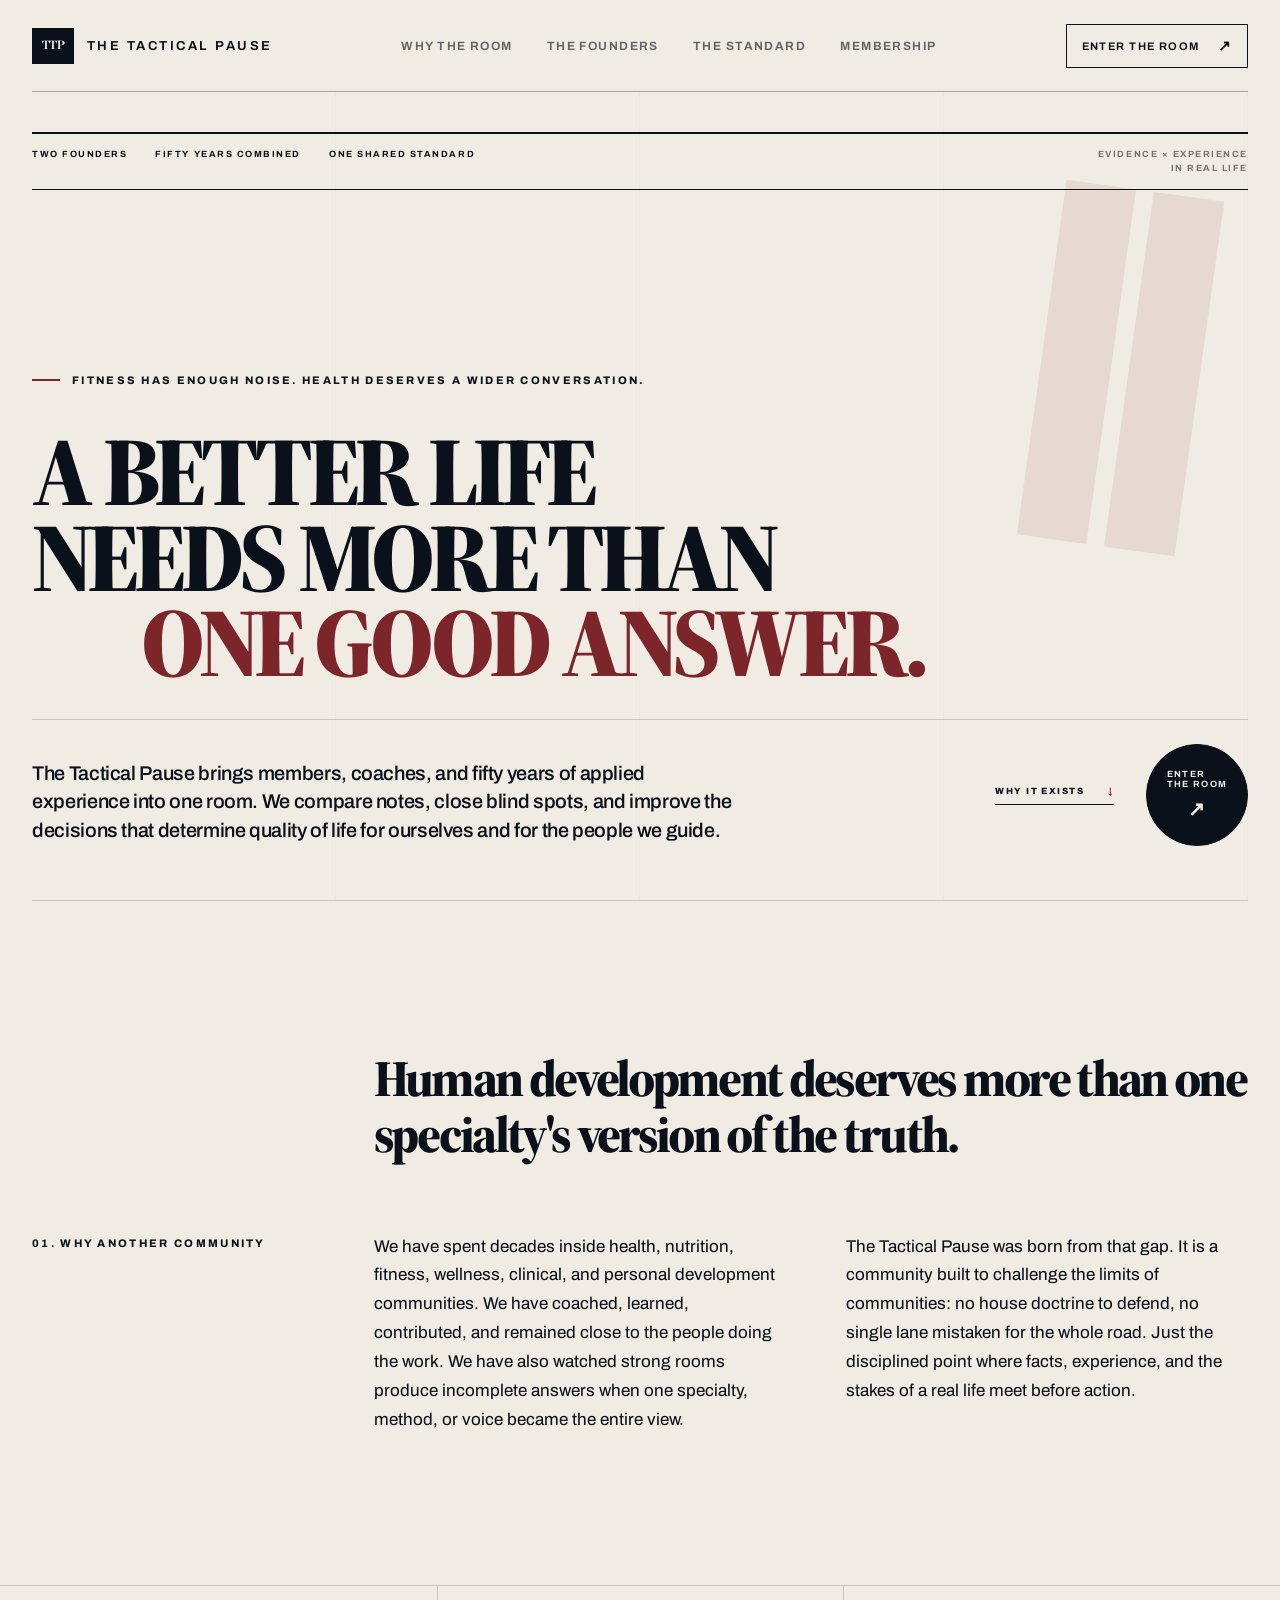
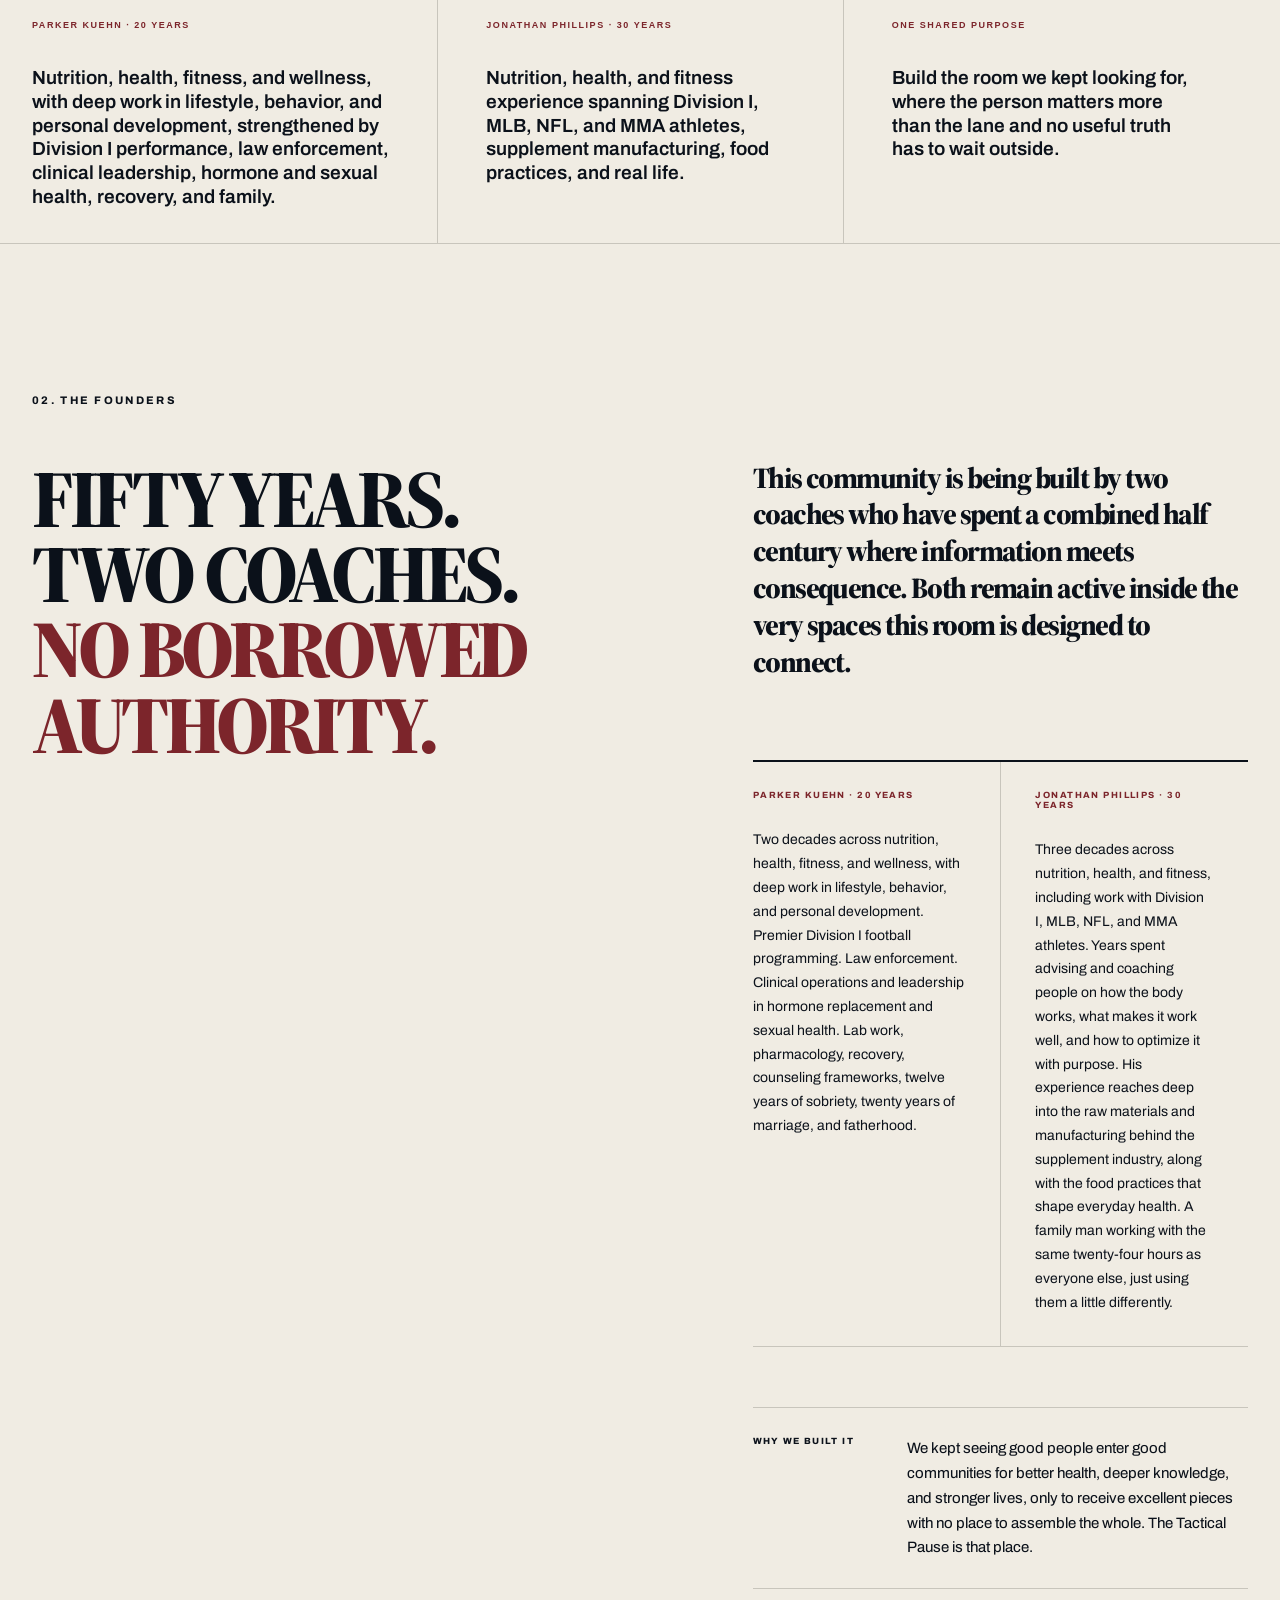
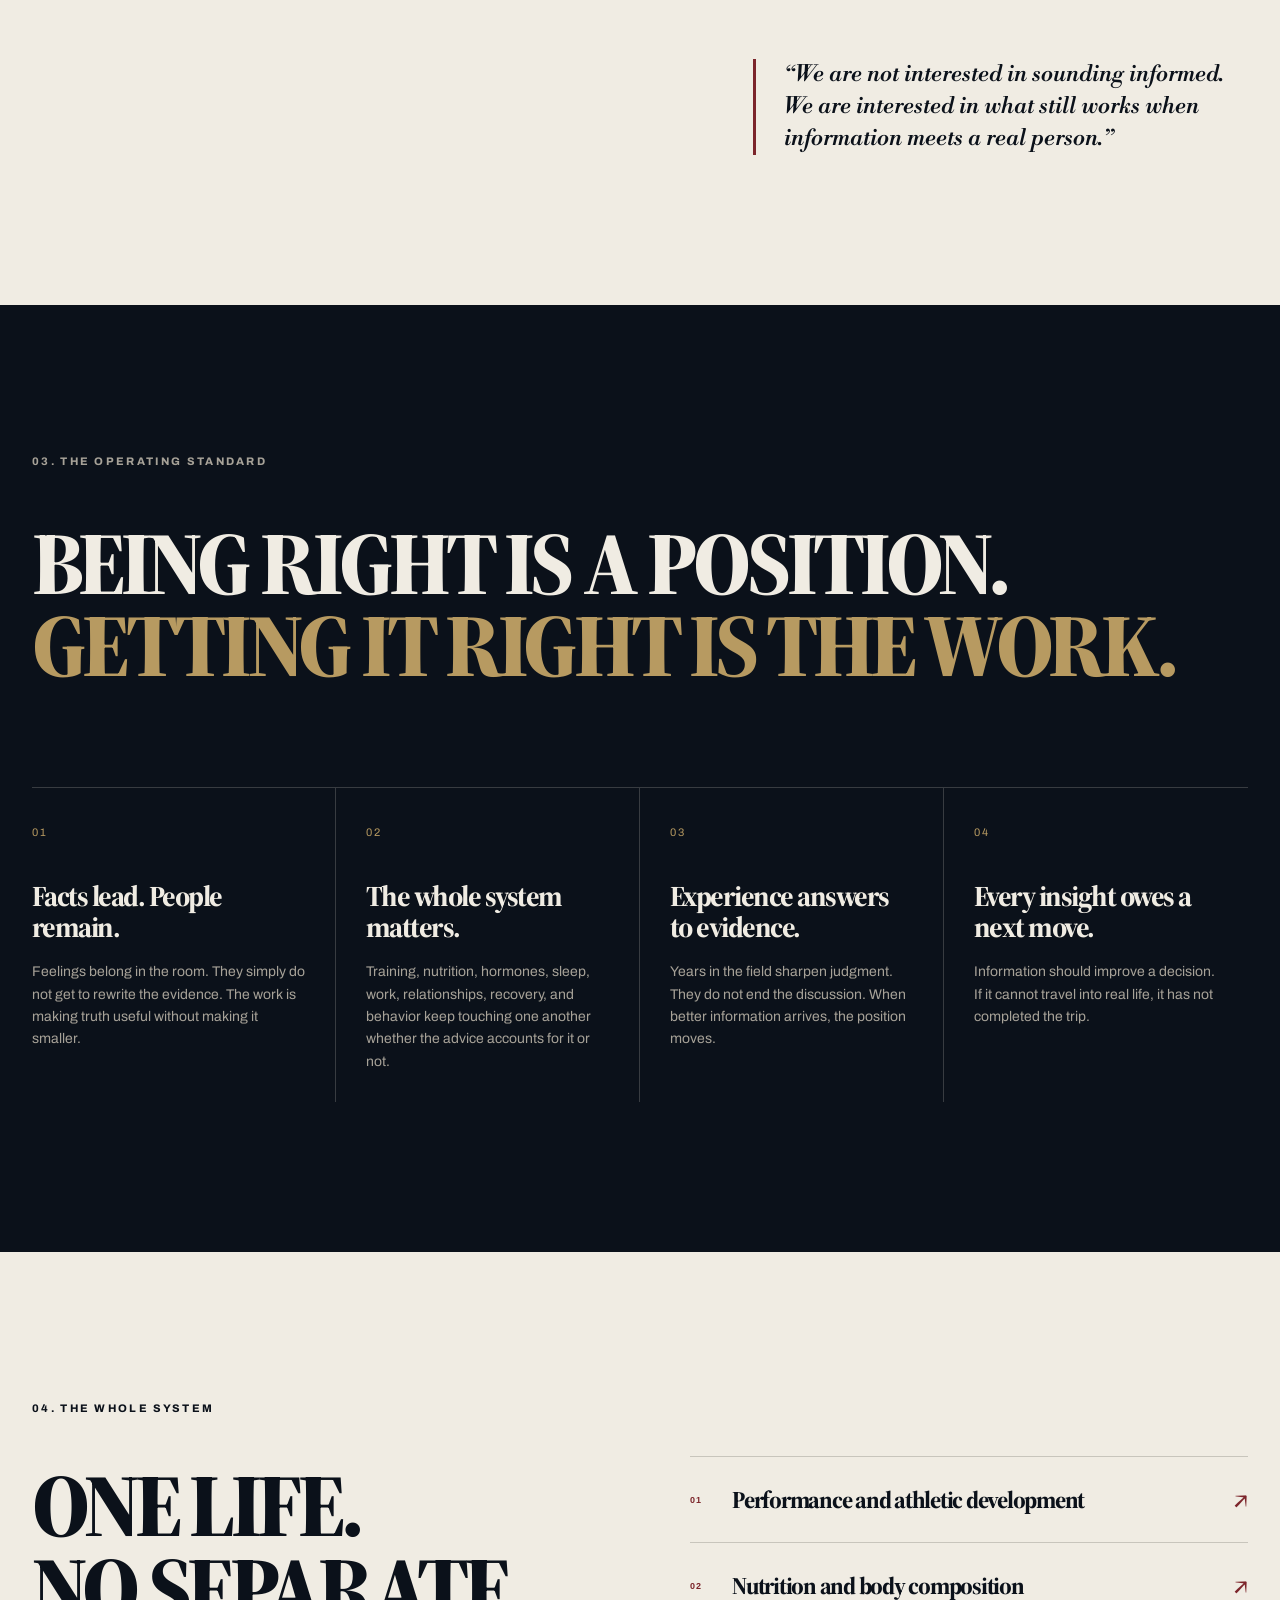
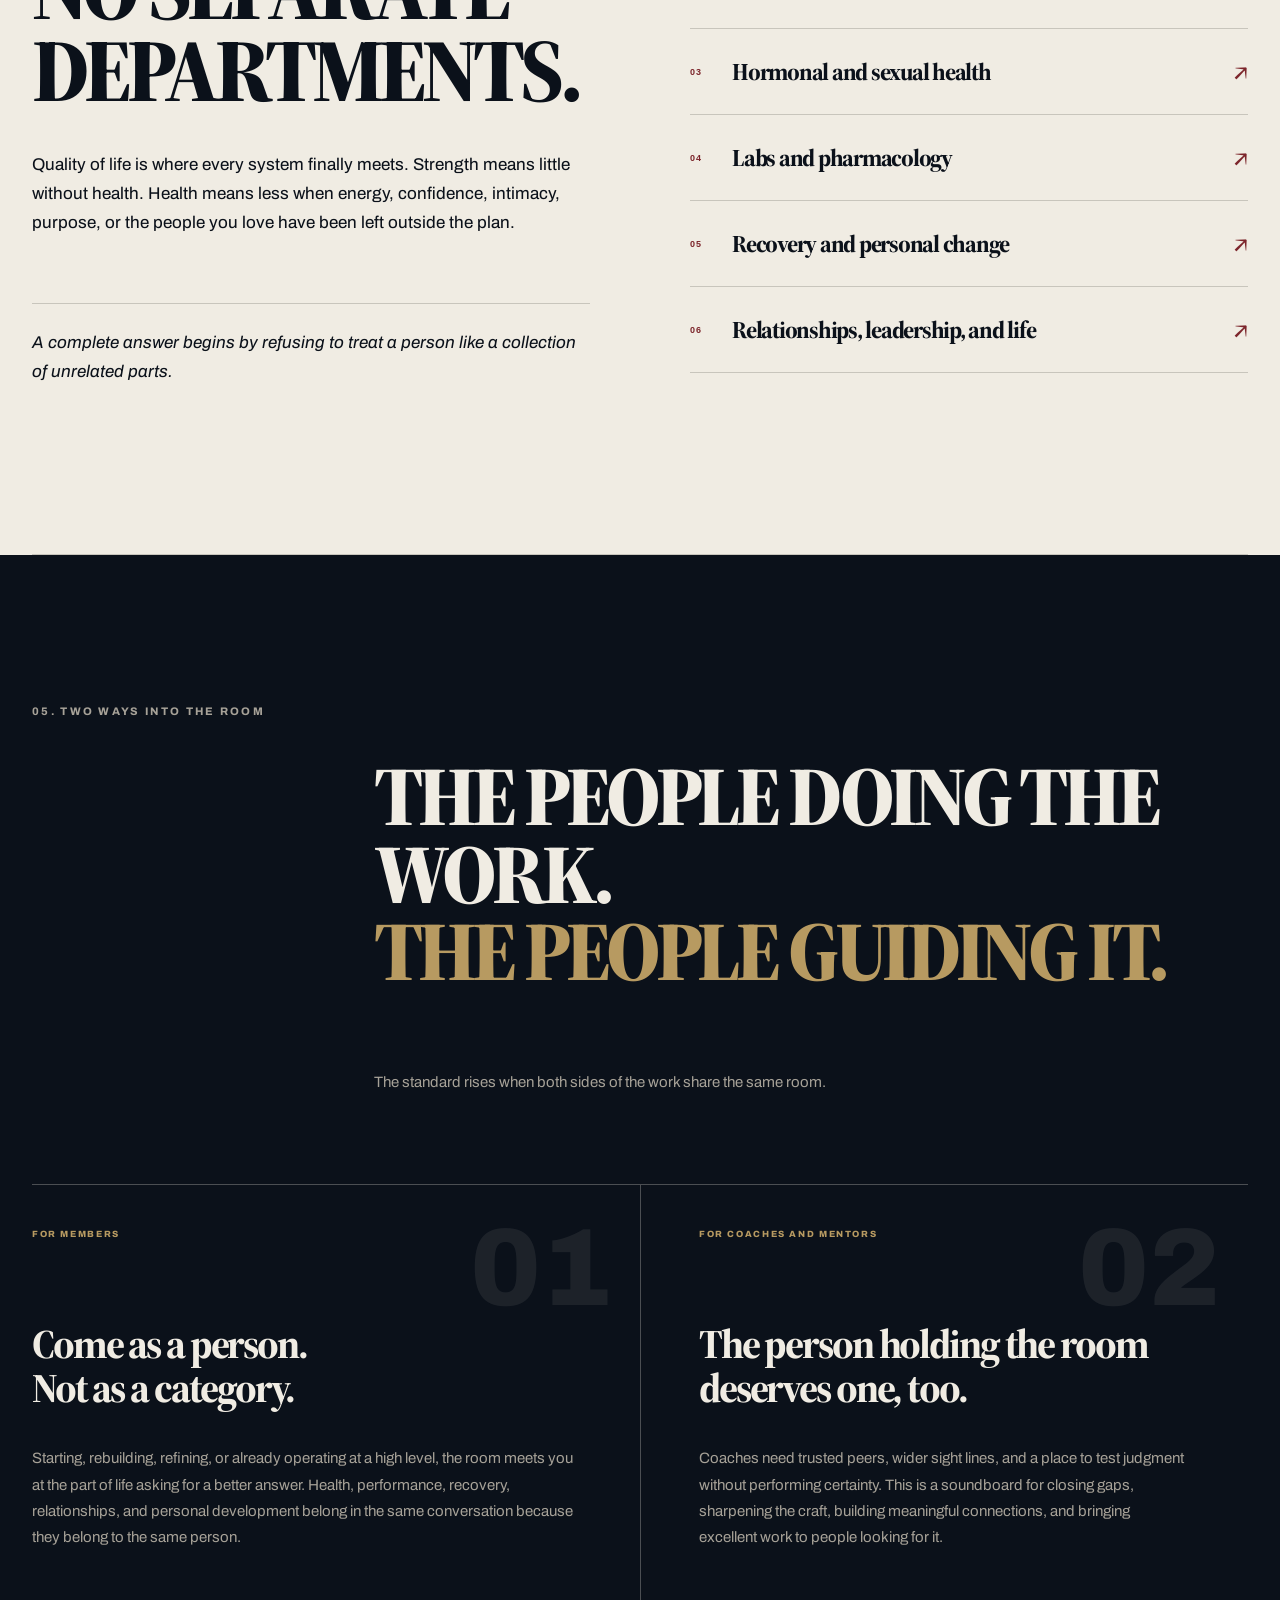
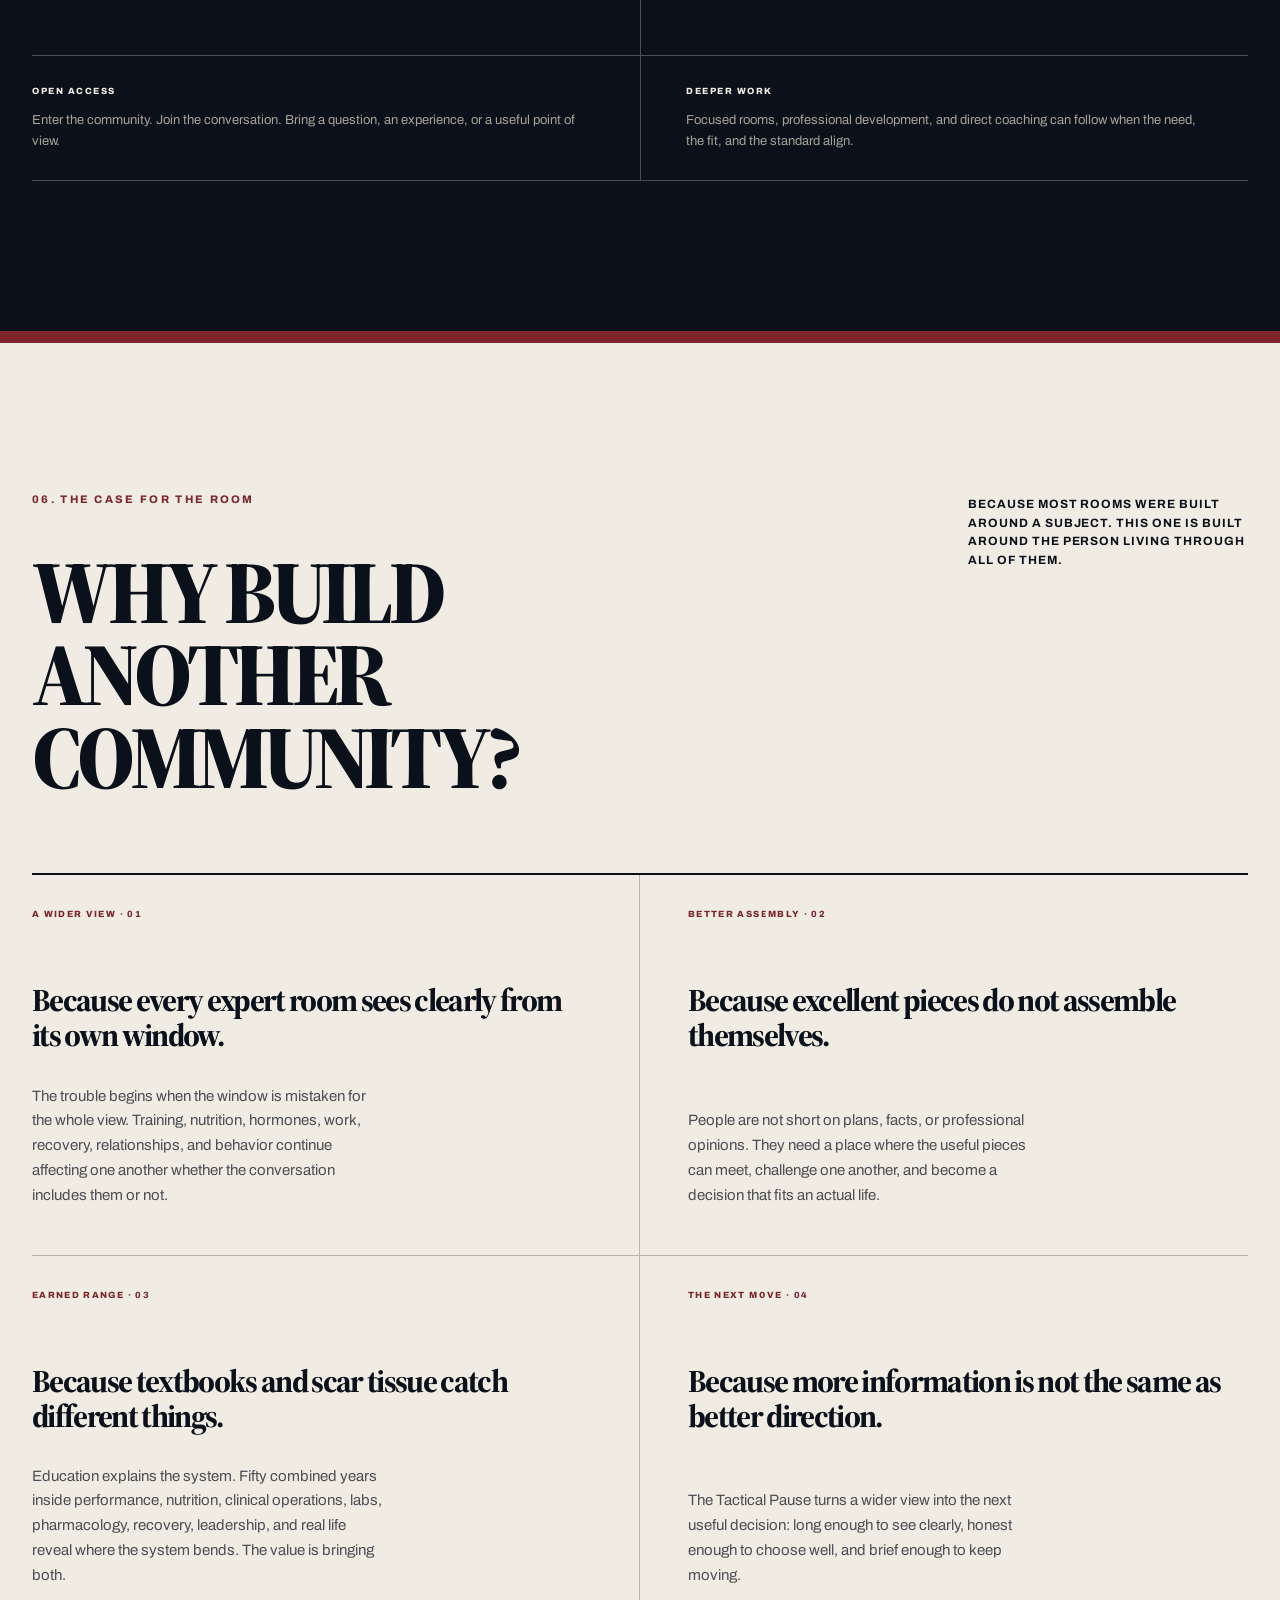
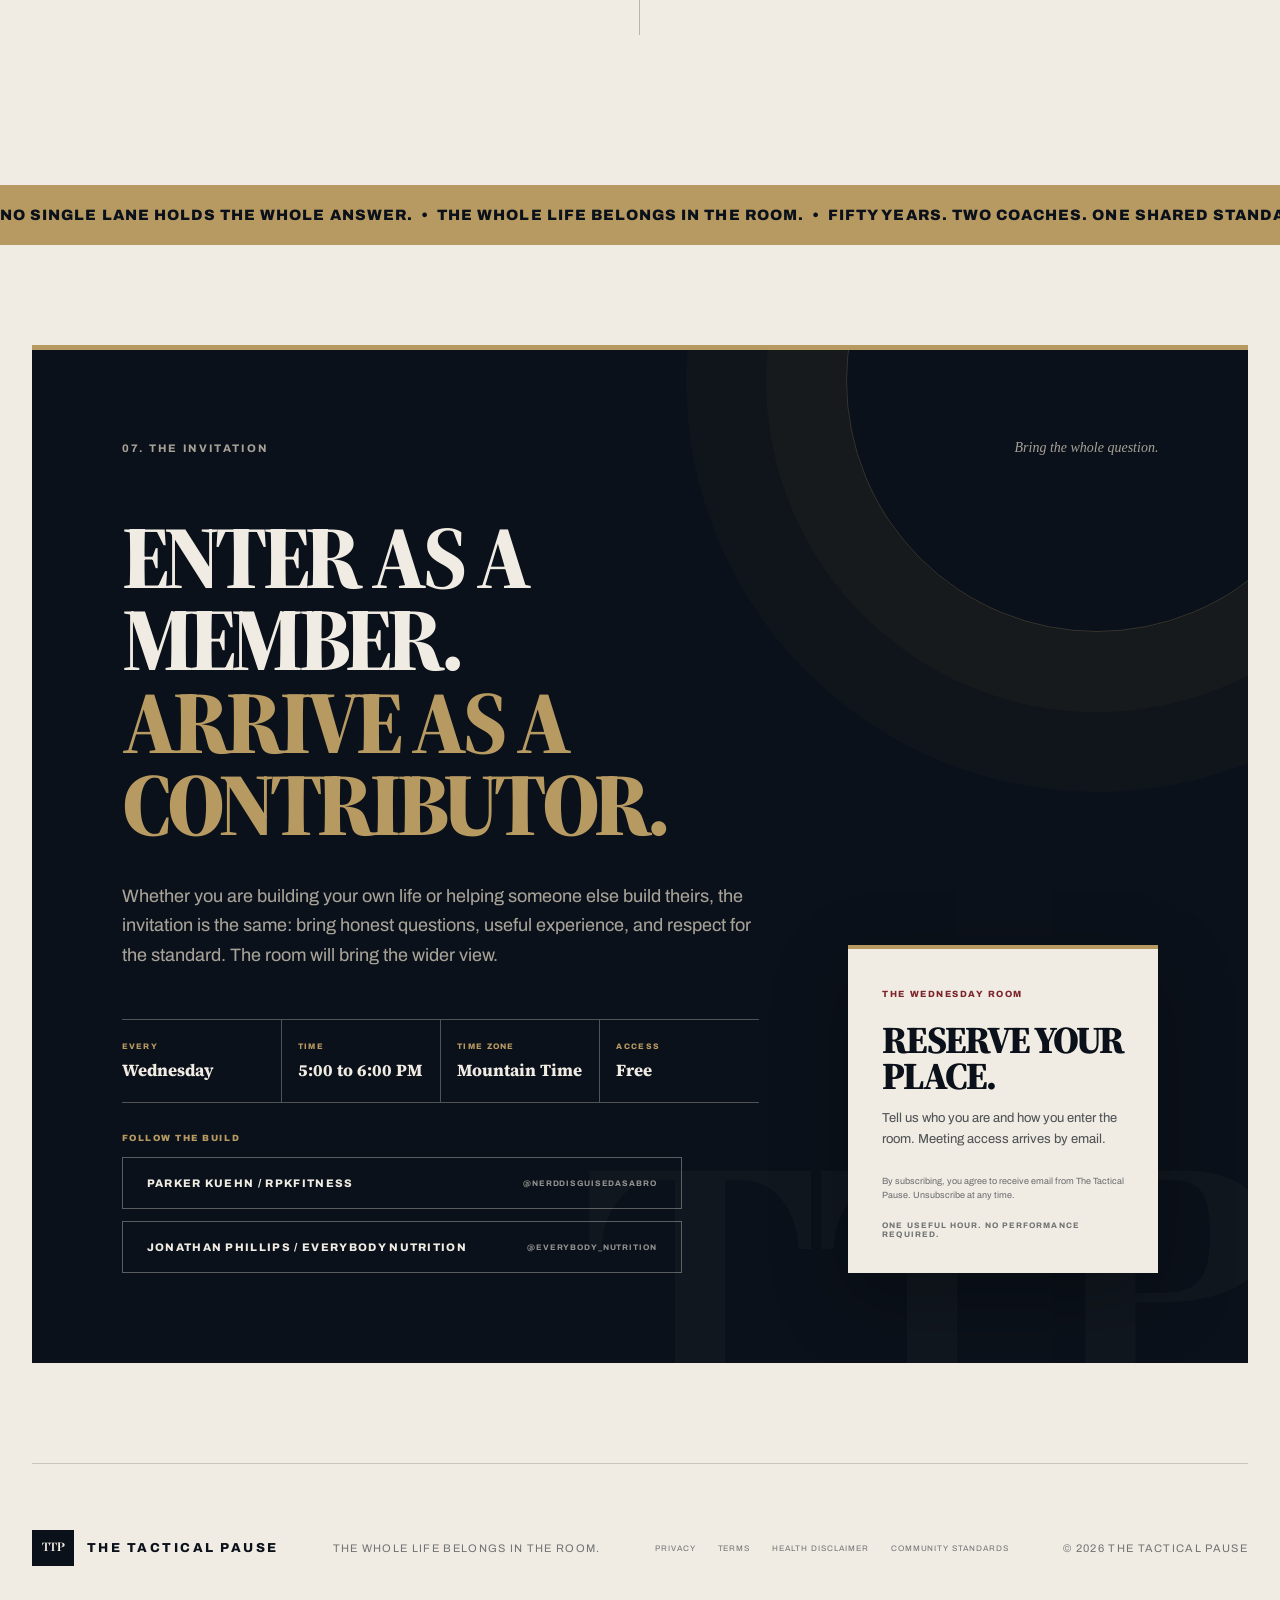
<file: index.html>
<!doctype html>
<html lang="en">
<head>
  <meta charset="utf-8" />
  <meta name="viewport" content="width=device-width, initial-scale=1" />
  <title>The Tactical Pause</title>
  <meta name="description" content="Two coaches. Fifty years of experience. One independent room for people building better lives and coaches sharpening how they help others." />
  <meta property="og:title" content="The Tactical Pause" />
  <meta property="og:description" content="The whole life belongs in the room. Fifty years of evidence, experience, and practical truth." />
  <meta property="og:type" content="website" />
  <meta property="og:url" content="https://www.thetacticalpause.com/" />
  <meta property="og:image" content="https://www.thetacticalpause.com/og.png" />
  <meta property="og:image:width" content="1731" />
  <meta property="og:image:height" content="909" />
  <meta property="og:image:alt" content="The Tactical Pause. Better questions. Stronger standards." />
  <meta name="twitter:card" content="summary_large_image" />
  <meta name="twitter:title" content="The Tactical Pause" />
  <meta name="twitter:description" content="The whole life belongs in the room. Fifty years of evidence, experience, and practical truth." />
  <meta name="twitter:image" content="https://www.thetacticalpause.com/og.png" />
  <meta name="theme-color" content="#11110f" />
  <link rel="canonical" href="https://www.thetacticalpause.com/" />
  <link rel="preconnect" href="https://fonts.googleapis.com" />
  <link rel="preconnect" href="https://fonts.gstatic.com" crossorigin />
  <link href="https://fonts.googleapis.com/css2?family=Archivo:wdth,wght@75..125,100..900&amp;family=Libre+Bodoni:wght@400;500;600;700&amp;family=Source+Serif+4:opsz,wght@8..60,600..900&amp;display=swap" rel="stylesheet" />
  <link rel="stylesheet" href="styles.css" />
  <link rel="stylesheet" href="redesign.css" />
</head>
<body>
  <main>
    <header class="nav shell">
      <a class="brand" href="#top" aria-label="The Tactical Pause home"><span class="brand-mark">TTP</span><span>The Tactical Pause</span></a>
      <nav aria-label="Main navigation"><a href="#reason">Why the room</a><a href="#story">The founders</a><a href="#standard">The standard</a><a href="#membership">Membership</a></nav>
      <a class="nav-cta" href="#join"><span>Enter the room</span><b aria-hidden="true">↗</b></a>
    </header>

    <section id="top" class="hero shell">
      <div class="hero-meta" aria-label="The Tactical Pause introduction">
        <p><span>Two founders</span><span>Fifty years combined</span><span>One shared standard</span></p>
        <p>Evidence × experience<br>in real life</p>
      </div>
      <div class="eyebrow"><span></span> Fitness has enough noise. Health deserves a wider conversation.</div>
      <h1>A BETTER LIFE<br>NEEDS MORE THAN<br><em>ONE GOOD ANSWER.</em></h1>
      <div class="hero-bottom">
        <p>The Tactical Pause brings members, coaches, and fifty years of applied experience into one room. We compare notes, close blind spots, and improve the decisions that determine quality of life for ourselves and for the people we guide.</p>
        <div class="hero-actions"><a class="text-link" href="#reason">Why it exists <span>↓</span></a><a class="circle-link" href="#join" aria-label="Enter the room"><span>Enter<br>the room</span><b>↗</b></a></div>
      </div>
      <div class="pause-mark" aria-hidden="true"><i></i><i></i></div>
    </section>

    <section id="reason" class="manifesto section shell">
      <div class="section-label">01. Why another community</div>
      <div class="manifesto-copy">
        <p class="lead">Human development deserves more than one specialty's version of the truth.</p>
        <div class="columns">
          <p>We have spent decades inside health, nutrition, fitness, wellness, clinical, and personal development communities. We have coached, learned, contributed, and remained close to the people doing the work. We have also watched strong rooms produce incomplete answers when one specialty, method, or voice became the entire view.</p>
          <p>The Tactical Pause was born from that gap. It is a community built to challenge the limits of communities: no house doctrine to defend, no single lane mistaken for the whole road. Just the disciplined point where facts, experience, and the stakes of a real life meet before action.</p>
        </div>
      </div>
    </section>

    <section class="proof-strip" aria-label="What guides The Tactical Pause">
      <div class="shell proof-grid">
        <p><span>Parker Kuehn · 20 years</span>Nutrition, health, fitness, and wellness, with deep work in lifestyle, behavior, and personal development, strengthened by Division I performance, law enforcement, clinical leadership, hormone and sexual health, recovery, and family.</p>
        <p><span>Jonathan Phillips · 30 years</span>Nutrition, health, and fitness experience spanning Division I, MLB, NFL, and MMA athletes, supplement manufacturing, food practices, and real life.</p>
        <p><span>One shared purpose</span>Build the room we kept looking for, where the person matters more than the lane and no useful truth has to wait outside.</p>
      </div>
    </section>

    <section id="story" class="story section shell">
      <div class="story-heading">
        <div class="section-label">02. The founders</div>
        <h2>FIFTY YEARS.<br>TWO COACHES.<br><em>NO BORROWED AUTHORITY.</em></h2>
      </div>
      <div class="story-body">
        <p class="story-lead">This community is being built by two coaches who have spent a combined half century where information meets consequence. Both remain active inside the very spaces this room is designed to connect.</p>
        <div class="founder-ledger">
          <article><span>Parker Kuehn · 20 years</span><p>Two decades across nutrition, health, fitness, and wellness, with deep work in lifestyle, behavior, and personal development. Premier Division I football programming. Law enforcement. Clinical operations and leadership in hormone replacement and sexual health. Lab work, pharmacology, recovery, counseling frameworks, twelve years of sobriety, twenty years of marriage, and fatherhood.</p></article>
          <article><span>Jonathan Phillips · 30 years</span><p>Three decades across nutrition, health, and fitness, including work with Division I, MLB, NFL, and MMA athletes. Years spent advising and coaching people on how the body works, what makes it work well, and how to optimize it with purpose. His experience reaches deep into the raw materials and manufacturing behind the supplement industry, along with the food practices that shape everyday health. A family man working with the same twenty-four hours as everyone else, just using them a little differently.</p></article>
        </div>
        <div class="story-note"><span>Why we built it</span><p>We kept seeing good people enter good communities for better health, deeper knowledge, and stronger lives, only to receive excellent pieces with no place to assemble the whole. The Tactical Pause is that place.</p></div>
        <blockquote>“We are not interested in sounding informed. We are interested in what still works when information meets a real person.”</blockquote>
      </div>
    </section>

    <section id="standard" class="standard section">
      <div class="shell">
        <div class="section-label light">03. The operating standard</div>
        <h2>BEING RIGHT IS A POSITION.<br><span>GETTING IT RIGHT IS THE WORK.</span></h2>
        <div class="principles">
          <article><span>01</span><h3>Facts lead. People remain.</h3><p>Feelings belong in the room. They simply do not get to rewrite the evidence. The work is making truth useful without making it smaller.</p></article>
          <article><span>02</span><h3>The whole system matters.</h3><p>Training, nutrition, hormones, sleep, work, relationships, recovery, and behavior keep touching one another whether the advice accounts for it or not.</p></article>
          <article><span>03</span><h3>Experience answers to evidence.</h3><p>Years in the field sharpen judgment. They do not end the discussion. When better information arrives, the position moves.</p></article>
          <article><span>04</span><h3>Every insight owes a next move.</h3><p>Information should improve a decision. If it cannot travel into real life, it has not completed the trip.</p></article>
        </div>
      </div>
    </section>

    <section id="conversation" class="conversation section shell">
      <div class="section-label">04. The whole system</div>
      <div class="conversation-grid">
        <div><h2>ONE LIFE.<br>NO SEPARATE DEPARTMENTS.</h2><p>Quality of life is where every system finally meets. Strength means little without health. Health means less when energy, confidence, intimacy, purpose, or the people you love have been left outside the plan.</p><p class="aside-copy">A complete answer begins by refusing to treat a person like a collection of unrelated parts.</p></div>
        <ul><li><small>01</small> Performance and athletic development <span>↗</span></li><li><small>02</small> Nutrition and body composition <span>↗</span></li><li><small>03</small> Hormonal and sexual health <span>↗</span></li><li><small>04</small> Labs and pharmacology <span>↗</span></li><li><small>05</small> Recovery and personal change <span>↗</span></li><li><small>06</small> Relationships, leadership, and life <span>↗</span></li></ul>
      </div>
    </section>

    <section id="membership" class="membership section">
      <div class="shell">
        <div class="membership-head">
          <div class="section-label light">05. Two ways into the room</div>
          <h2>THE PEOPLE DOING THE WORK.<br><span>THE PEOPLE GUIDING IT.</span></h2>
          <p>The standard rises when both sides of the work share the same room.</p>
        </div>
        <div class="membership-grid">
          <article>
            <div class="membership-number">01</div>
            <span class="membership-type">For members</span>
            <h3>Come as a person.<br>Not as a category.</h3>
            <p>Starting, rebuilding, refining, or already operating at a high level, the room meets you at the part of life asking for a better answer. Health, performance, recovery, relationships, and personal development belong in the same conversation because they belong to the same person.</p>
          </article>
          <article>
            <div class="membership-number">02</div>
            <span class="membership-type">For coaches and mentors</span>
            <h3>The person holding the room<br>deserves one, too.</h3>
            <p>Coaches need trusted peers, wider sight lines, and a place to test judgment without performing certainty. This is a soundboard for closing gaps, sharpening the craft, building meaningful connections, and bringing excellent work to people looking for it.</p>
          </article>
        </div>
        <div class="access-rail">
          <p><span>Open access</span>Enter the community. Join the conversation. Bring a question, an experience, or a useful point of view.</p>
          <p><span>Deeper work</span>Focused rooms, professional development, and direct coaching can follow when the need, the fit, and the standard align.</p>
        </div>
      </div>
    </section>

    <section class="field-notes section">
      <div class="shell">
        <div class="notes-head">
          <div><div class="section-label">06. The case for the room</div><h2>WHY BUILD<br>ANOTHER COMMUNITY?</h2></div>
          <p>Because most rooms were built around a subject. This one is built around the person living through all of them.</p>
        </div>
        <div class="notes-grid">
          <article><span>A wider view · 01</span><h3>Because every expert room sees clearly from its own window.</h3><p>The trouble begins when the window is mistaken for the whole view. Training, nutrition, hormones, work, recovery, relationships, and behavior continue affecting one another whether the conversation includes them or not.</p></article>
          <article><span>Better assembly · 02</span><h3>Because excellent pieces do not assemble themselves.</h3><p>People are not short on plans, facts, or professional opinions. They need a place where the useful pieces can meet, challenge one another, and become a decision that fits an actual life.</p></article>
          <article><span>Earned range · 03</span><h3>Because textbooks and scar tissue catch different things.</h3><p>Education explains the system. Fifty combined years inside performance, nutrition, clinical operations, labs, pharmacology, recovery, leadership, and real life reveal where the system bends. The value is bringing both.</p></article>
          <article><span>The next move · 04</span><h3>Because more information is not the same as better direction.</h3><p>The Tactical Pause turns a wider view into the next useful decision: long enough to see clearly, honest enough to choose well, and brief enough to keep moving.</p></article>
        </div>
      </div>
    </section>

    <section class="quote-band"><div class="marquee"><span>NO SINGLE LANE HOLDS THE WHOLE ANSWER. &nbsp;•&nbsp; THE WHOLE LIFE BELONGS IN THE ROOM. &nbsp;•&nbsp; FIFTY YEARS. TWO COACHES. ONE SHARED STANDARD. &nbsp;•&nbsp; </span><span>NO SINGLE LANE HOLDS THE WHOLE ANSWER. &nbsp;•&nbsp; THE WHOLE LIFE BELONGS IN THE ROOM. &nbsp;•&nbsp; FIFTY YEARS. TWO COACHES. ONE SHARED STANDARD. &nbsp;•&nbsp; </span></div></section>

    <section id="join" class="join section shell">
      <div class="join-card">
        <div class="join-kicker"><div class="section-label light">07. The invitation</div><span>Bring the whole question.</span></div>
        <div class="join-layout">
          <div class="join-copy">
            <h2>ENTER AS A MEMBER.<br><em>ARRIVE AS A CONTRIBUTOR.</em></h2>
            <p>Whether you are building your own life or helping someone else build theirs, the invitation is the same: bring honest questions, useful experience, and respect for the standard. The room will bring the wider view.</p>
            <div class="room-schedule" aria-label="Wednesday Room schedule">
              <span><small>Every</small>Wednesday</span>
              <span><small>Time</small>5:00 to 6:00 PM</span>
              <span><small>Time zone</small>Mountain Time</span>
              <span><small>Access</small>Free</span>
            </div>
            <div class="social-build" aria-label="Follow the founders on Instagram">
              <span>Follow the build</span>
              <a class="secondary" href="https://instagram.com/nerddisguisedasabro" target="_blank" rel="noreferrer">Parker Kuehn / RPKFitness <small>@nerddisguisedasabro</small></a>
              <a class="secondary" href="https://www.instagram.com/everybody_nutrition/" target="_blank" rel="noreferrer">Jonathan Phillips / Everybody Nutrition <small>@everybody_nutrition</small></a>
            </div>
          </div>
          <aside class="join-form" aria-label="Enter the Wednesday Room">
            <span class="form-kicker">The Wednesday Room</span>
            <h3>RESERVE YOUR PLACE.</h3>
            <p>Tell us who you are and how you enter the room. Meeting access arrives by email.</p>
            <script async data-uid="426ade61da" src="https://parker-kuehn.kit.com/426ade61da/index.js"></script>
            <small class="form-consent">By subscribing, you agree to receive email from The Tactical Pause. Unsubscribe at any time.</small>
            <small class="form-note">One useful hour. No performance required.</small>
          </aside>
        </div>
      </div>
    </section>

    <footer class="footer shell">
      <a class="brand" href="#top"><span class="brand-mark">TTP</span><span>The Tactical Pause</span></a>
      <p>The whole life belongs in the room.</p>
      <nav class="legal-links" aria-label="Legal information"><a href="privacy.html">Privacy</a><a href="terms.html">Terms</a><a href="health.html">Health Disclaimer</a><a href="community.html">Community Standards</a></nav>
      <p>© <span id="year"></span> The Tactical Pause</p>
    </footer>
  </main>
  <script>document.getElementById('year').textContent = new Date().getFullYear();</script>
</body>
</html>
</file>
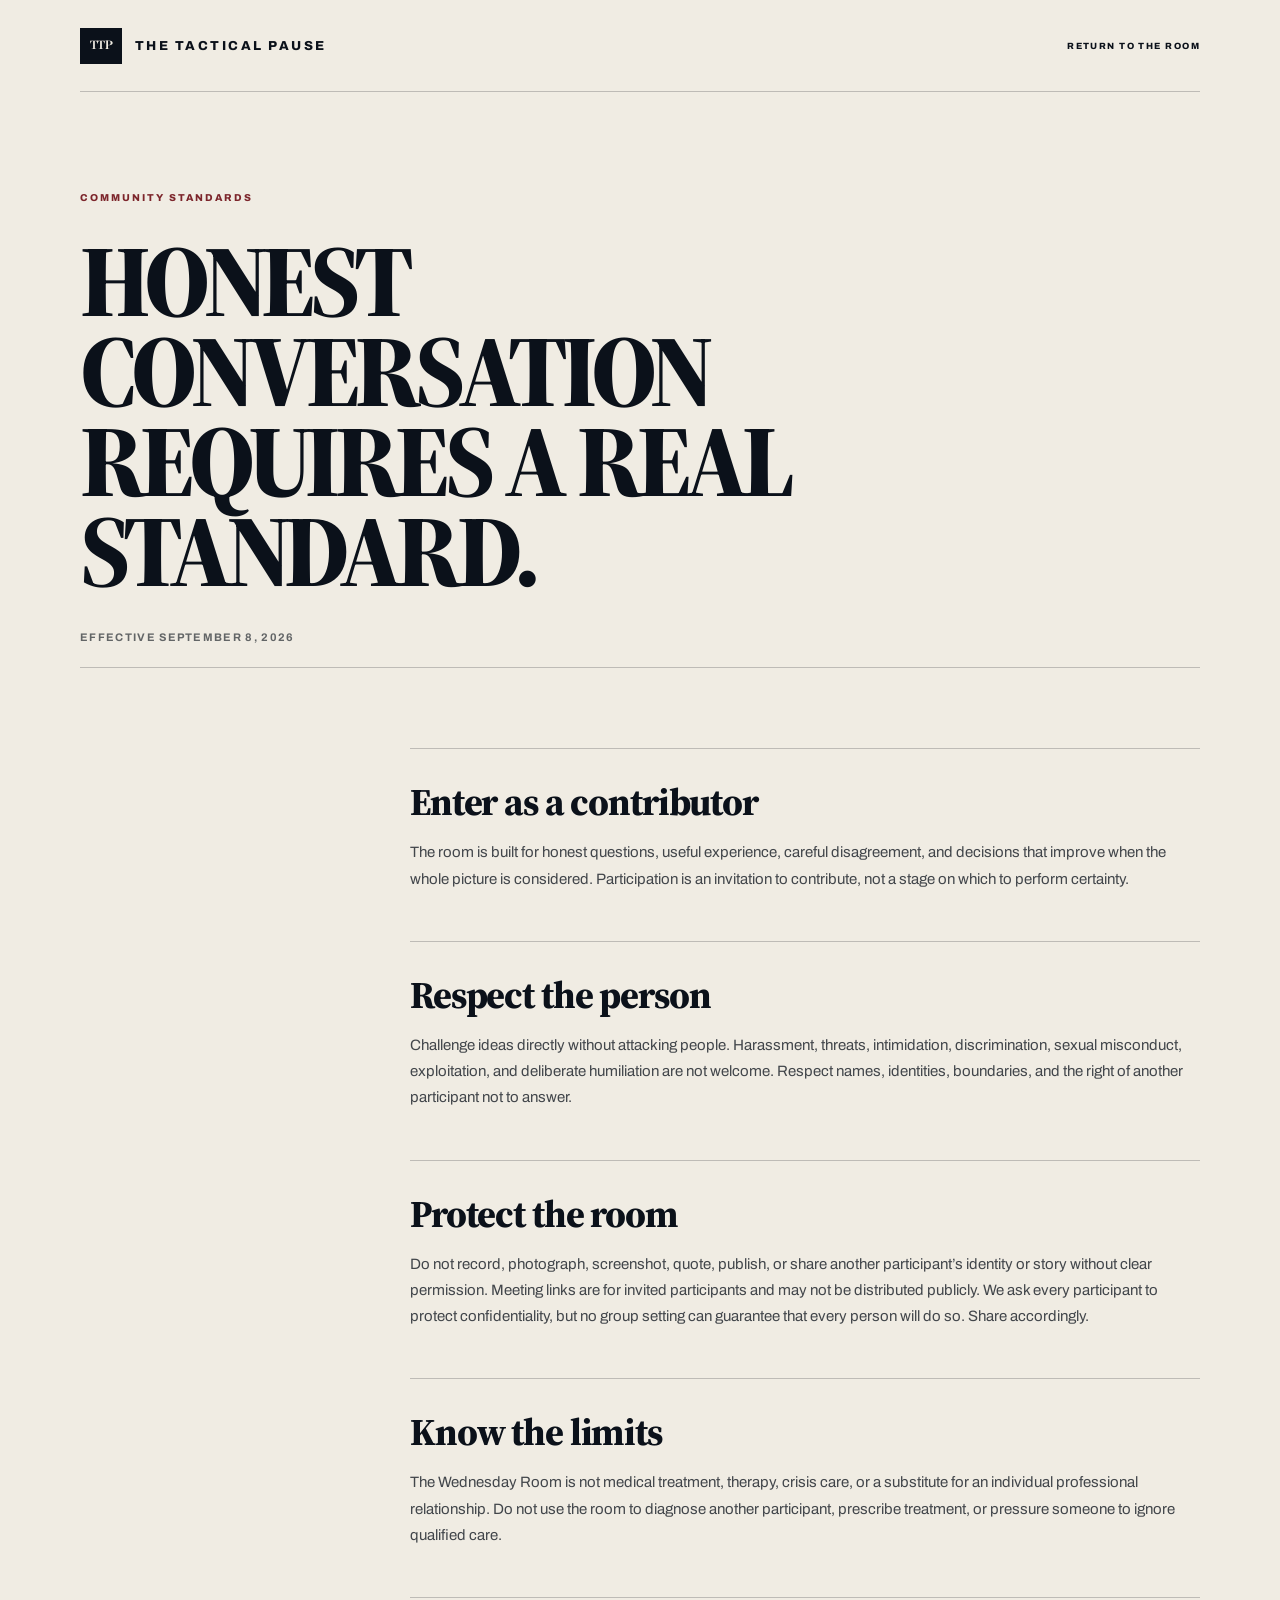
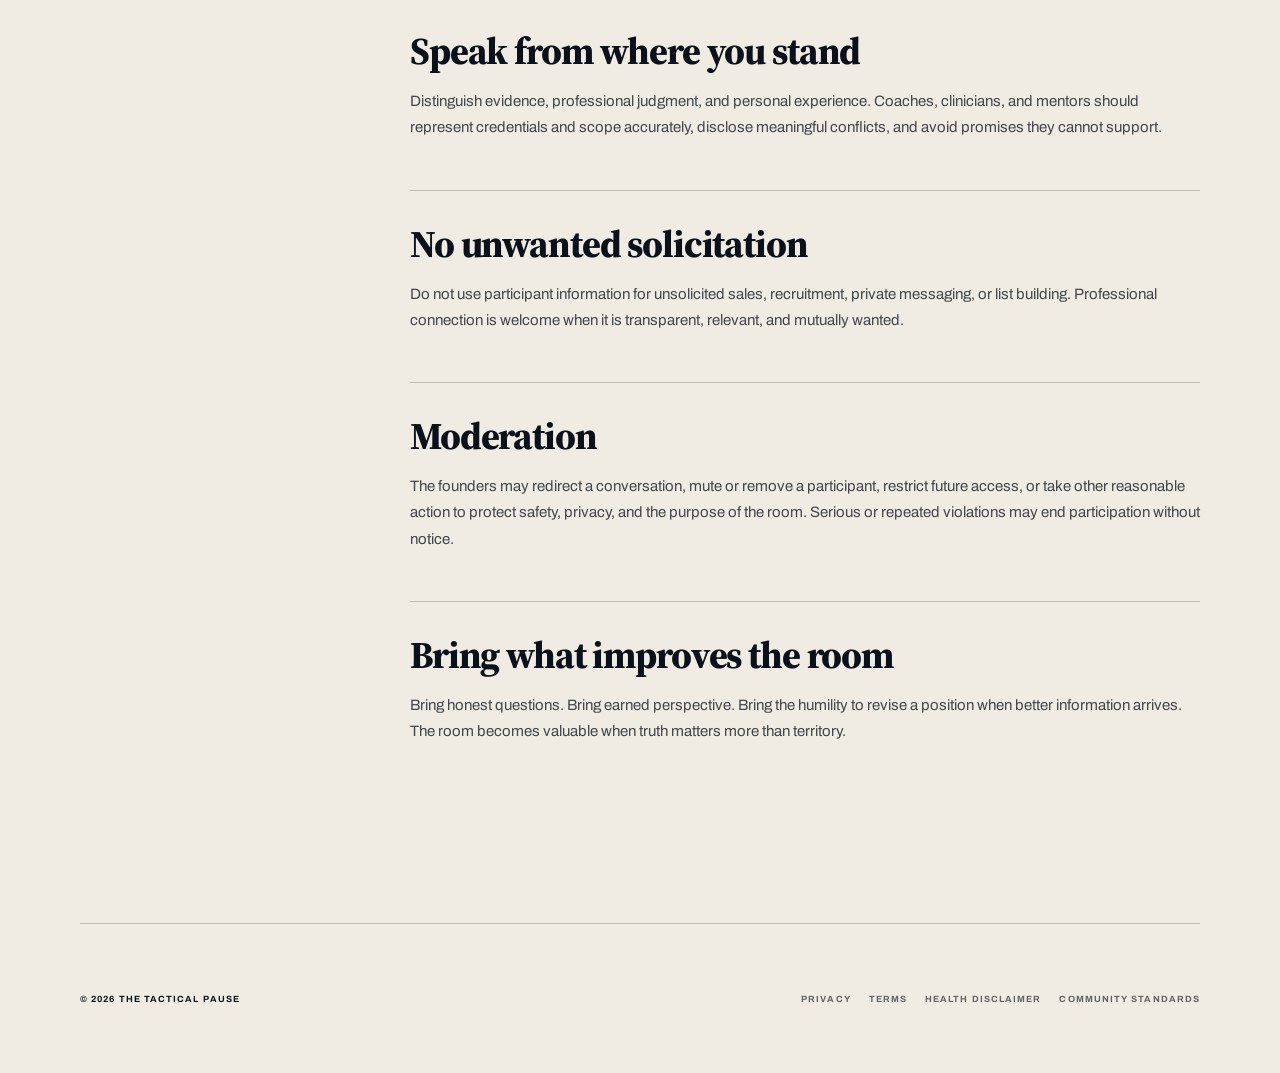
<file: community.html>
<!doctype html>
<html lang="en">
<head>
  <meta charset="utf-8" />
  <meta name="viewport" content="width=device-width, initial-scale=1" />
  <title>Community Standards | The Tactical Pause</title>
  <meta name="description" content="The participation standard for The Tactical Pause and the Wednesday Room." />
  <link rel="preconnect" href="https://fonts.googleapis.com" />
  <link rel="preconnect" href="https://fonts.gstatic.com" crossorigin />
  <link href="https://fonts.googleapis.com/css2?family=Archivo:wdth,wght@75..125,100..900&amp;family=Libre+Bodoni:wght@400;500;600;700&amp;family=Source+Serif+4:opsz,wght@8..60,600..900&amp;display=swap" rel="stylesheet" />
  <link rel="stylesheet" href="legal.css" />
</head>
<body>
  <header class="legal-nav shell"><a class="brand" href="index.html"><span class="brand-mark">TTP</span><span>The Tactical Pause</span></a><a class="back" href="index.html">Return to the room</a></header>
  <main class="legal-page shell">
    <p class="legal-kicker">Community Standards</p>
    <h1>HONEST CONVERSATION REQUIRES A REAL STANDARD.</h1>
    <p class="effective">Effective September 8, 2026</p>
    <div class="legal-copy">
      <section><h2>Enter as a contributor</h2><p>The room is built for honest questions, useful experience, careful disagreement, and decisions that improve when the whole picture is considered. Participation is an invitation to contribute, not a stage on which to perform certainty.</p></section>
      <section><h2>Respect the person</h2><p>Challenge ideas directly without attacking people. Harassment, threats, intimidation, discrimination, sexual misconduct, exploitation, and deliberate humiliation are not welcome. Respect names, identities, boundaries, and the right of another participant not to answer.</p></section>
      <section><h2>Protect the room</h2><p>Do not record, photograph, screenshot, quote, publish, or share another participant’s identity or story without clear permission. Meeting links are for invited participants and may not be distributed publicly. We ask every participant to protect confidentiality, but no group setting can guarantee that every person will do so. Share accordingly.</p></section>
      <section><h2>Know the limits</h2><p>The Wednesday Room is not medical treatment, therapy, crisis care, or a substitute for an individual professional relationship. Do not use the room to diagnose another participant, prescribe treatment, or pressure someone to ignore qualified care.</p></section>
      <section><h2>Speak from where you stand</h2><p>Distinguish evidence, professional judgment, and personal experience. Coaches, clinicians, and mentors should represent credentials and scope accurately, disclose meaningful conflicts, and avoid promises they cannot support.</p></section>
      <section><h2>No unwanted solicitation</h2><p>Do not use participant information for unsolicited sales, recruitment, private messaging, or list building. Professional connection is welcome when it is transparent, relevant, and mutually wanted.</p></section>
      <section><h2>Moderation</h2><p>The founders may redirect a conversation, mute or remove a participant, restrict future access, or take other reasonable action to protect safety, privacy, and the purpose of the room. Serious or repeated violations may end participation without notice.</p></section>
      <section><h2>Bring what improves the room</h2><p>Bring honest questions. Bring earned perspective. Bring the humility to revise a position when better information arrives. The room becomes valuable when truth matters more than territory.</p></section>
    </div>
  </main>
  <footer class="legal-footer shell"><span>© 2026 The Tactical Pause</span><nav aria-label="Legal information"><a href="privacy.html">Privacy</a><a href="terms.html">Terms</a><a href="health.html">Health Disclaimer</a><a href="community.html">Community Standards</a></nav></footer>
</body>
</html>
</file>
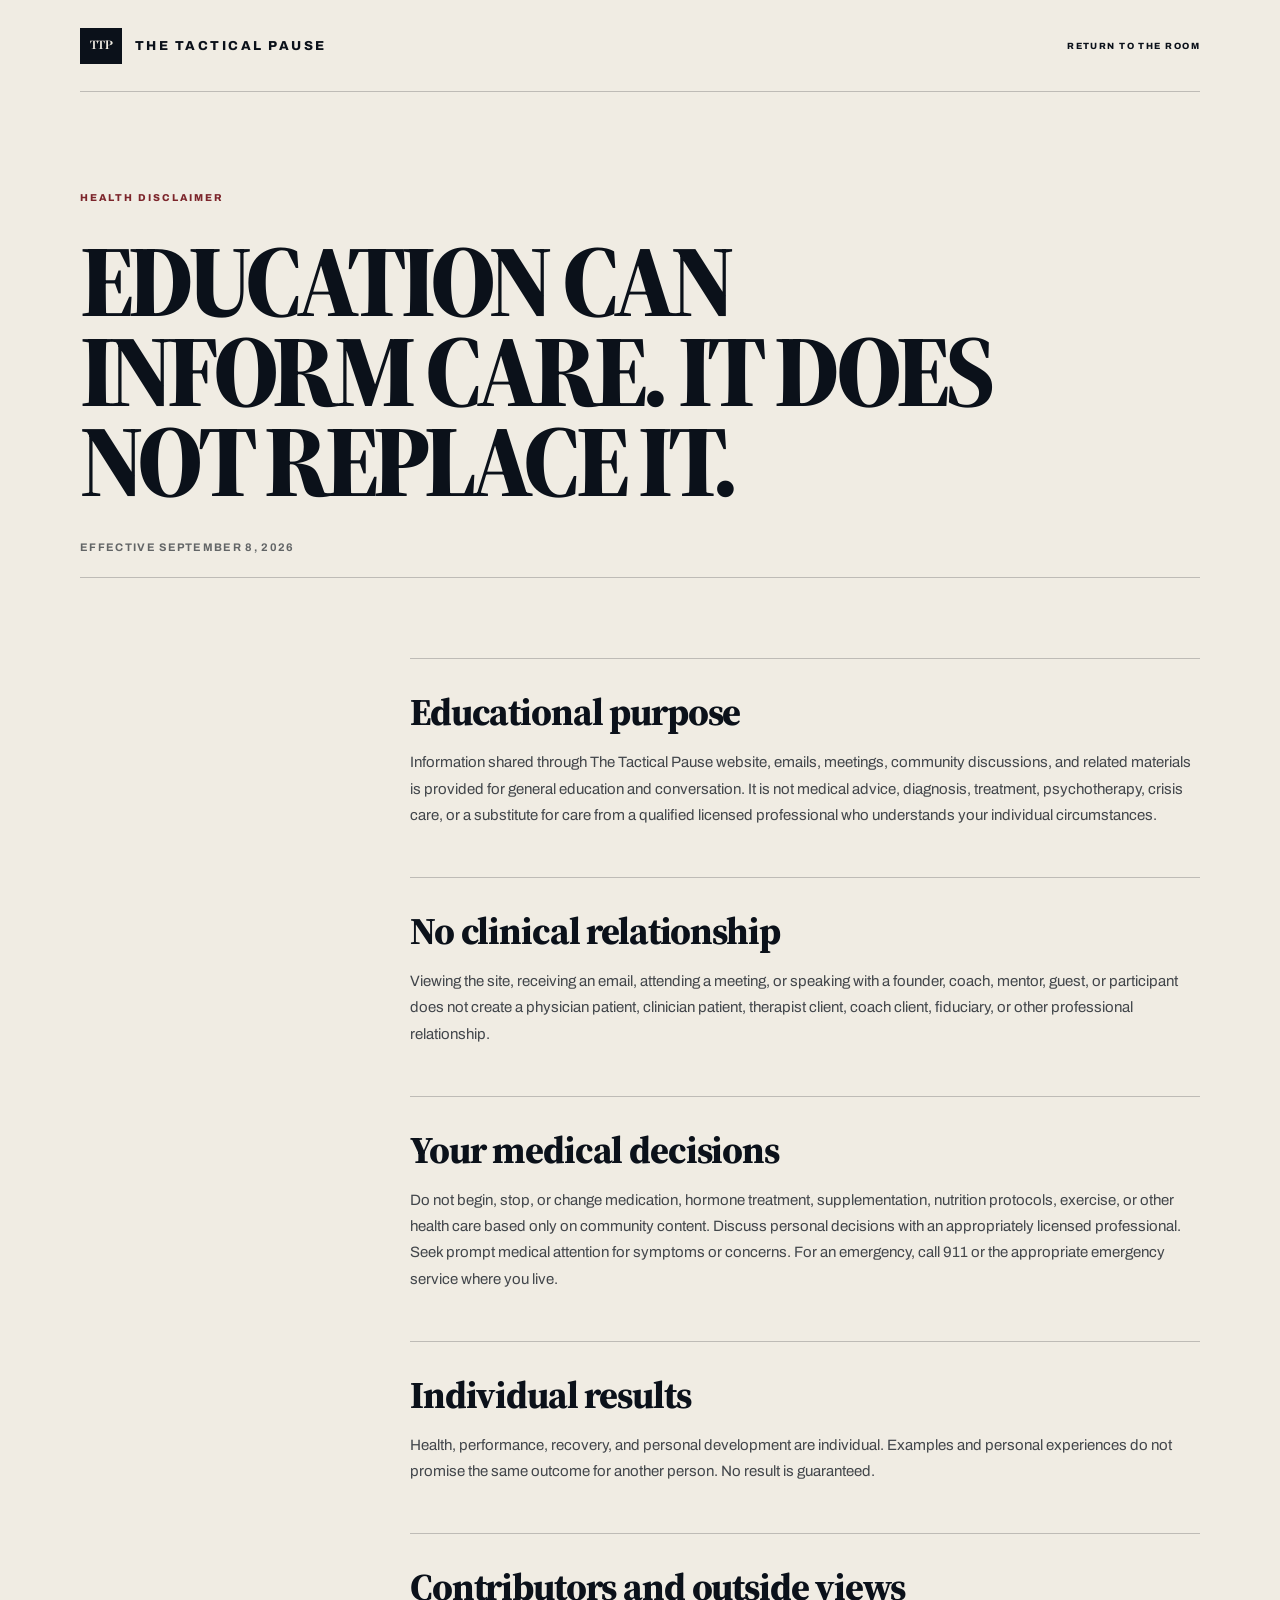
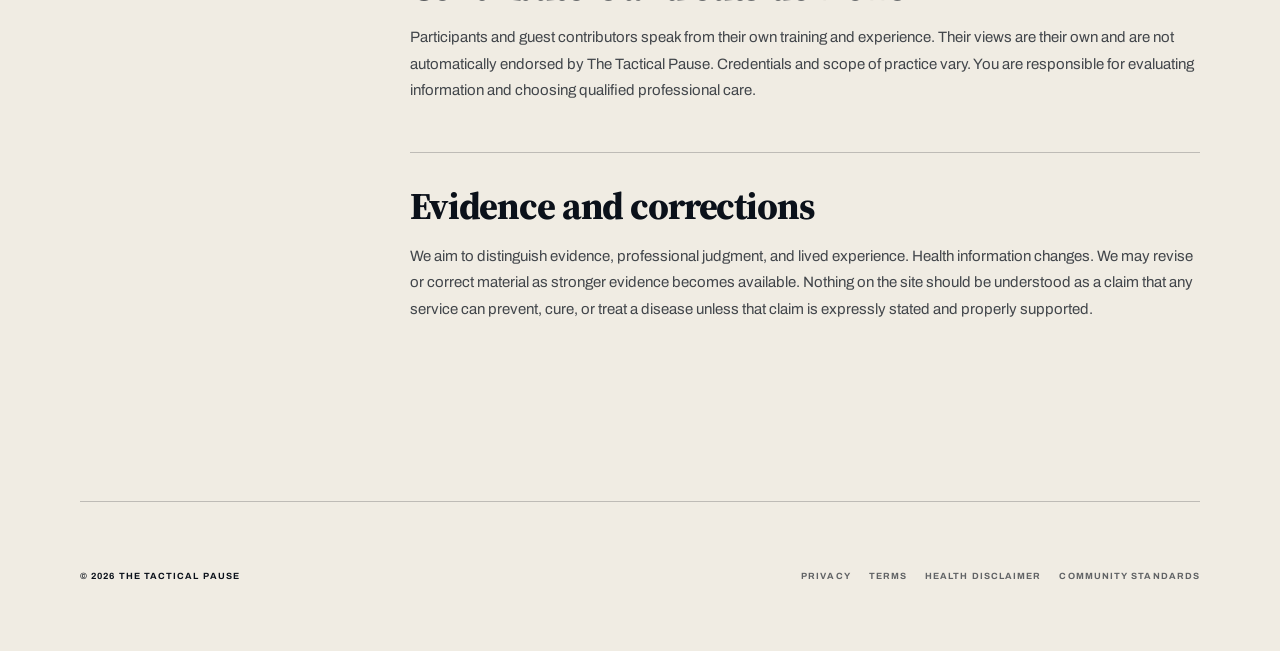
<file: health.html>
<!doctype html>
<html lang="en">
<head>
  <meta charset="utf-8" />
  <meta name="viewport" content="width=device-width, initial-scale=1" />
  <title>Health Disclaimer | The Tactical Pause</title>
  <meta name="description" content="Important limits on health and wellness information shared by The Tactical Pause." />
  <link rel="preconnect" href="https://fonts.googleapis.com" />
  <link rel="preconnect" href="https://fonts.gstatic.com" crossorigin />
  <link href="https://fonts.googleapis.com/css2?family=Archivo:wdth,wght@75..125,100..900&amp;family=Libre+Bodoni:wght@400;500;600;700&amp;family=Source+Serif+4:opsz,wght@8..60,600..900&amp;display=swap" rel="stylesheet" />
  <link rel="stylesheet" href="legal.css" />
</head>
<body>
  <header class="legal-nav shell"><a class="brand" href="index.html"><span class="brand-mark">TTP</span><span>The Tactical Pause</span></a><a class="back" href="index.html">Return to the room</a></header>
  <main class="legal-page shell">
    <p class="legal-kicker">Health Disclaimer</p>
    <h1>EDUCATION CAN INFORM CARE. IT DOES NOT REPLACE IT.</h1>
    <p class="effective">Effective September 8, 2026</p>
    <div class="legal-copy">
      <section><h2>Educational purpose</h2><p>Information shared through The Tactical Pause website, emails, meetings, community discussions, and related materials is provided for general education and conversation. It is not medical advice, diagnosis, treatment, psychotherapy, crisis care, or a substitute for care from a qualified licensed professional who understands your individual circumstances.</p></section>
      <section><h2>No clinical relationship</h2><p>Viewing the site, receiving an email, attending a meeting, or speaking with a founder, coach, mentor, guest, or participant does not create a physician patient, clinician patient, therapist client, coach client, fiduciary, or other professional relationship.</p></section>
      <section><h2>Your medical decisions</h2><p>Do not begin, stop, or change medication, hormone treatment, supplementation, nutrition protocols, exercise, or other health care based only on community content. Discuss personal decisions with an appropriately licensed professional. Seek prompt medical attention for symptoms or concerns. For an emergency, call 911 or the appropriate emergency service where you live.</p></section>
      <section><h2>Individual results</h2><p>Health, performance, recovery, and personal development are individual. Examples and personal experiences do not promise the same outcome for another person. No result is guaranteed.</p></section>
      <section><h2>Contributors and outside views</h2><p>Participants and guest contributors speak from their own training and experience. Their views are their own and are not automatically endorsed by The Tactical Pause. Credentials and scope of practice vary. You are responsible for evaluating information and choosing qualified professional care.</p></section>
      <section><h2>Evidence and corrections</h2><p>We aim to distinguish evidence, professional judgment, and lived experience. Health information changes. We may revise or correct material as stronger evidence becomes available. Nothing on the site should be understood as a claim that any service can prevent, cure, or treat a disease unless that claim is expressly stated and properly supported.</p></section>
    </div>
  </main>
  <footer class="legal-footer shell"><span>© 2026 The Tactical Pause</span><nav aria-label="Legal information"><a href="privacy.html">Privacy</a><a href="terms.html">Terms</a><a href="health.html">Health Disclaimer</a><a href="community.html">Community Standards</a></nav></footer>
</body>
</html>
</file>
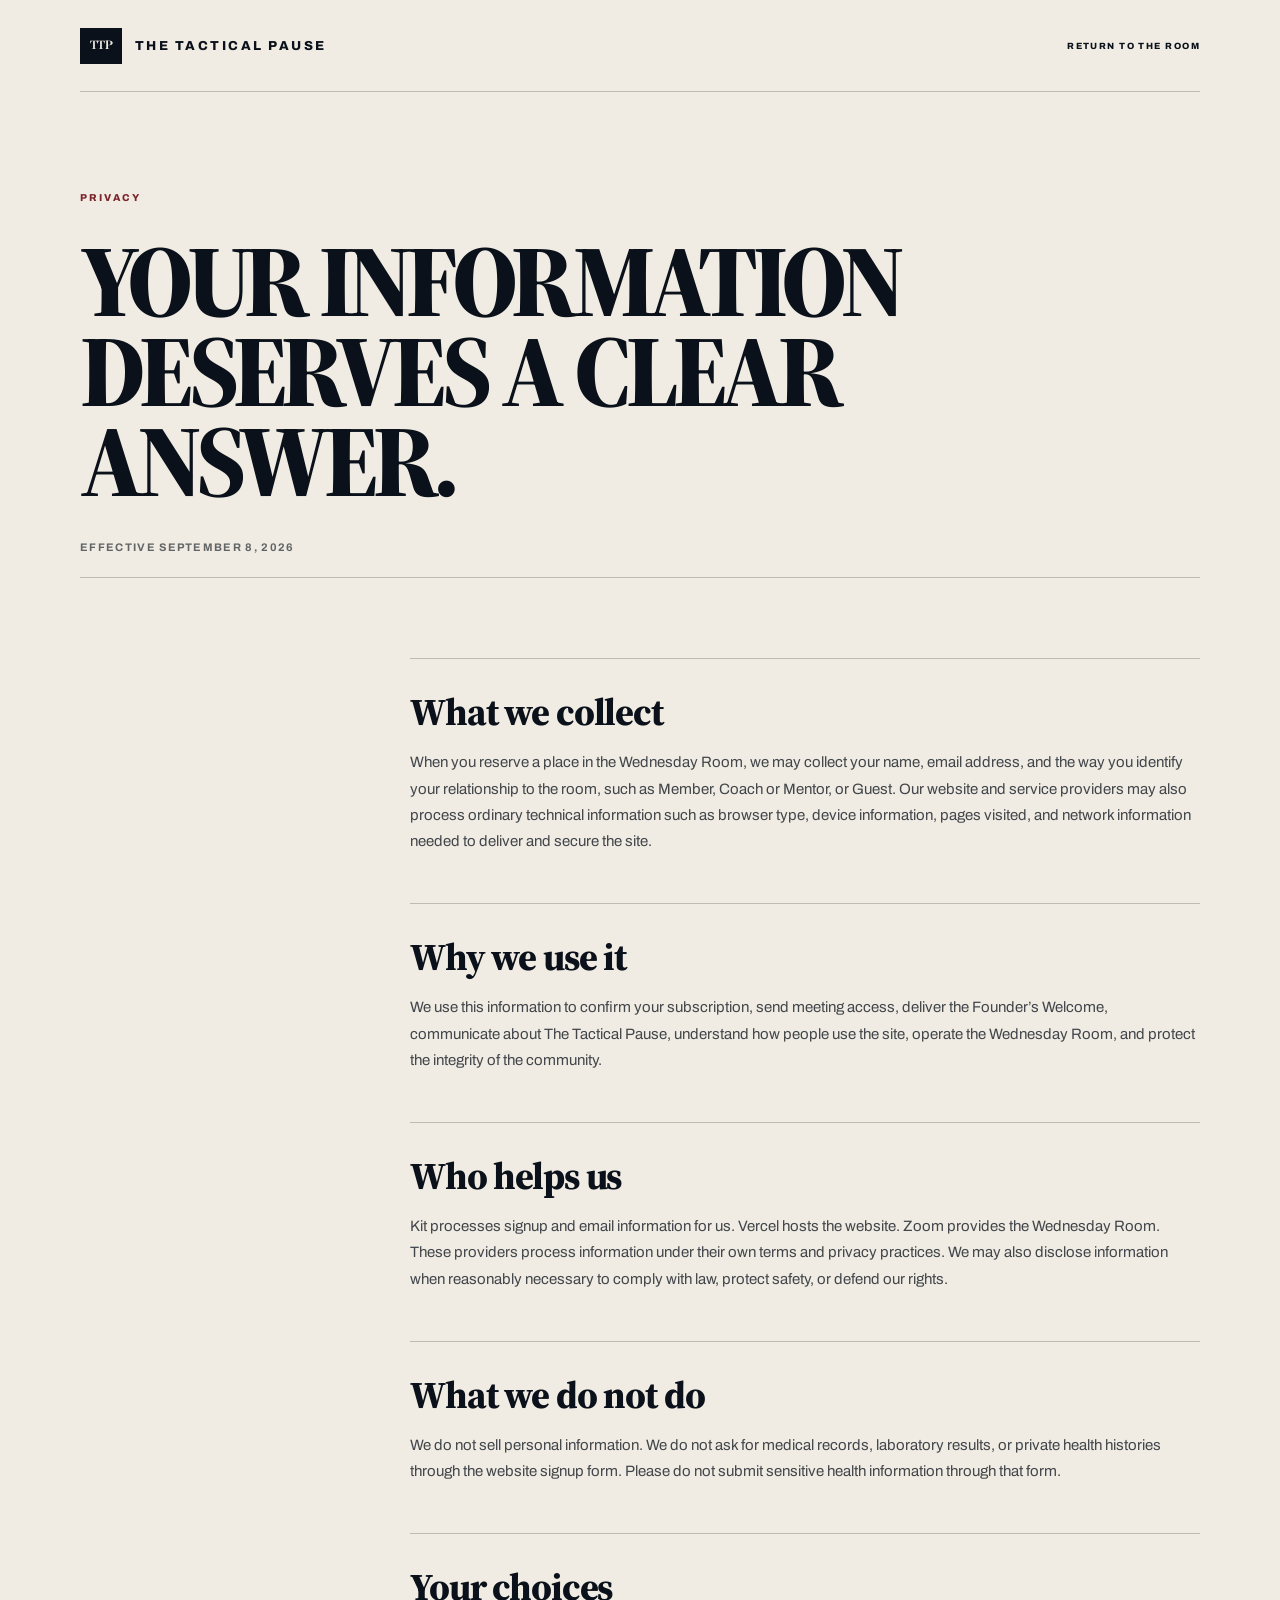
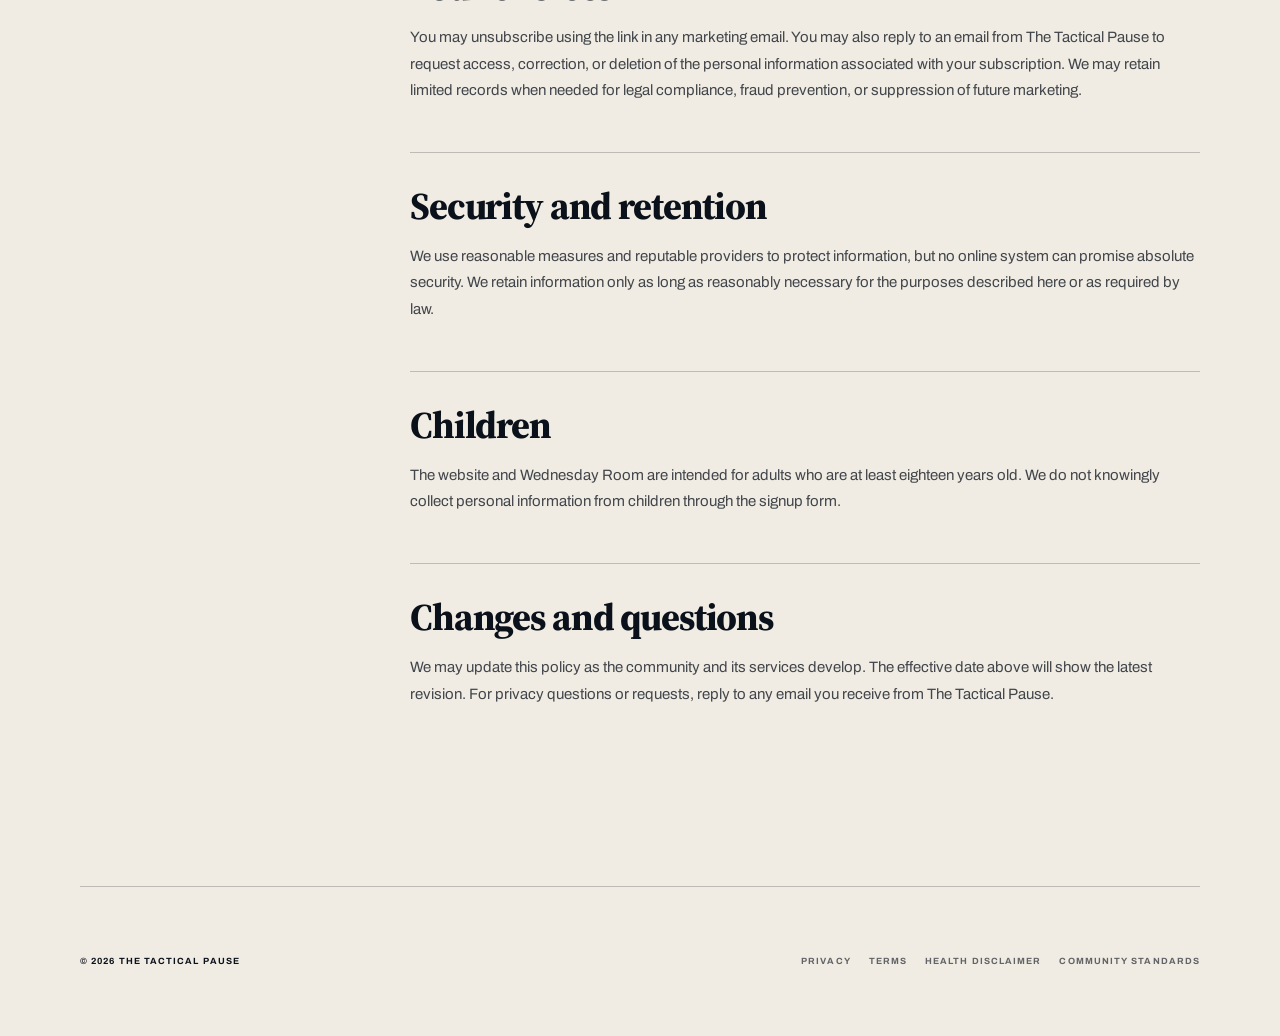
<file: privacy.html>
<!doctype html>
<html lang="en">
<head>
  <meta charset="utf-8" />
  <meta name="viewport" content="width=device-width, initial-scale=1" />
  <title>Privacy Policy | The Tactical Pause</title>
  <meta name="description" content="How The Tactical Pause collects, uses, and protects personal information." />
  <link rel="preconnect" href="https://fonts.googleapis.com" />
  <link rel="preconnect" href="https://fonts.gstatic.com" crossorigin />
  <link href="https://fonts.googleapis.com/css2?family=Archivo:wdth,wght@75..125,100..900&amp;family=Libre+Bodoni:wght@400;500;600;700&amp;family=Source+Serif+4:opsz,wght@8..60,600..900&amp;display=swap" rel="stylesheet" />
  <link rel="stylesheet" href="legal.css" />
</head>
<body>
  <header class="legal-nav shell"><a class="brand" href="index.html"><span class="brand-mark">TTP</span><span>The Tactical Pause</span></a><a class="back" href="index.html">Return to the room</a></header>
  <main class="legal-page shell">
    <p class="legal-kicker">Privacy</p>
    <h1>YOUR INFORMATION DESERVES A CLEAR ANSWER.</h1>
    <p class="effective">Effective September 8, 2026</p>
    <div class="legal-copy">
      <section><h2>What we collect</h2><p>When you reserve a place in the Wednesday Room, we may collect your name, email address, and the way you identify your relationship to the room, such as Member, Coach or Mentor, or Guest. Our website and service providers may also process ordinary technical information such as browser type, device information, pages visited, and network information needed to deliver and secure the site.</p></section>
      <section><h2>Why we use it</h2><p>We use this information to confirm your subscription, send meeting access, deliver the Founder’s Welcome, communicate about The Tactical Pause, understand how people use the site, operate the Wednesday Room, and protect the integrity of the community.</p></section>
      <section><h2>Who helps us</h2><p>Kit processes signup and email information for us. Vercel hosts the website. Zoom provides the Wednesday Room. These providers process information under their own terms and privacy practices. We may also disclose information when reasonably necessary to comply with law, protect safety, or defend our rights.</p></section>
      <section><h2>What we do not do</h2><p>We do not sell personal information. We do not ask for medical records, laboratory results, or private health histories through the website signup form. Please do not submit sensitive health information through that form.</p></section>
      <section><h2>Your choices</h2><p>You may unsubscribe using the link in any marketing email. You may also reply to an email from The Tactical Pause to request access, correction, or deletion of the personal information associated with your subscription. We may retain limited records when needed for legal compliance, fraud prevention, or suppression of future marketing.</p></section>
      <section><h2>Security and retention</h2><p>We use reasonable measures and reputable providers to protect information, but no online system can promise absolute security. We retain information only as long as reasonably necessary for the purposes described here or as required by law.</p></section>
      <section><h2>Children</h2><p>The website and Wednesday Room are intended for adults who are at least eighteen years old. We do not knowingly collect personal information from children through the signup form.</p></section>
      <section><h2>Changes and questions</h2><p>We may update this policy as the community and its services develop. The effective date above will show the latest revision. For privacy questions or requests, reply to any email you receive from The Tactical Pause.</p></section>
    </div>
  </main>
  <footer class="legal-footer shell"><span>© 2026 The Tactical Pause</span><nav aria-label="Legal information"><a href="privacy.html">Privacy</a><a href="terms.html">Terms</a><a href="health.html">Health Disclaimer</a><a href="community.html">Community Standards</a></nav></footer>
</body>
</html>
</file>
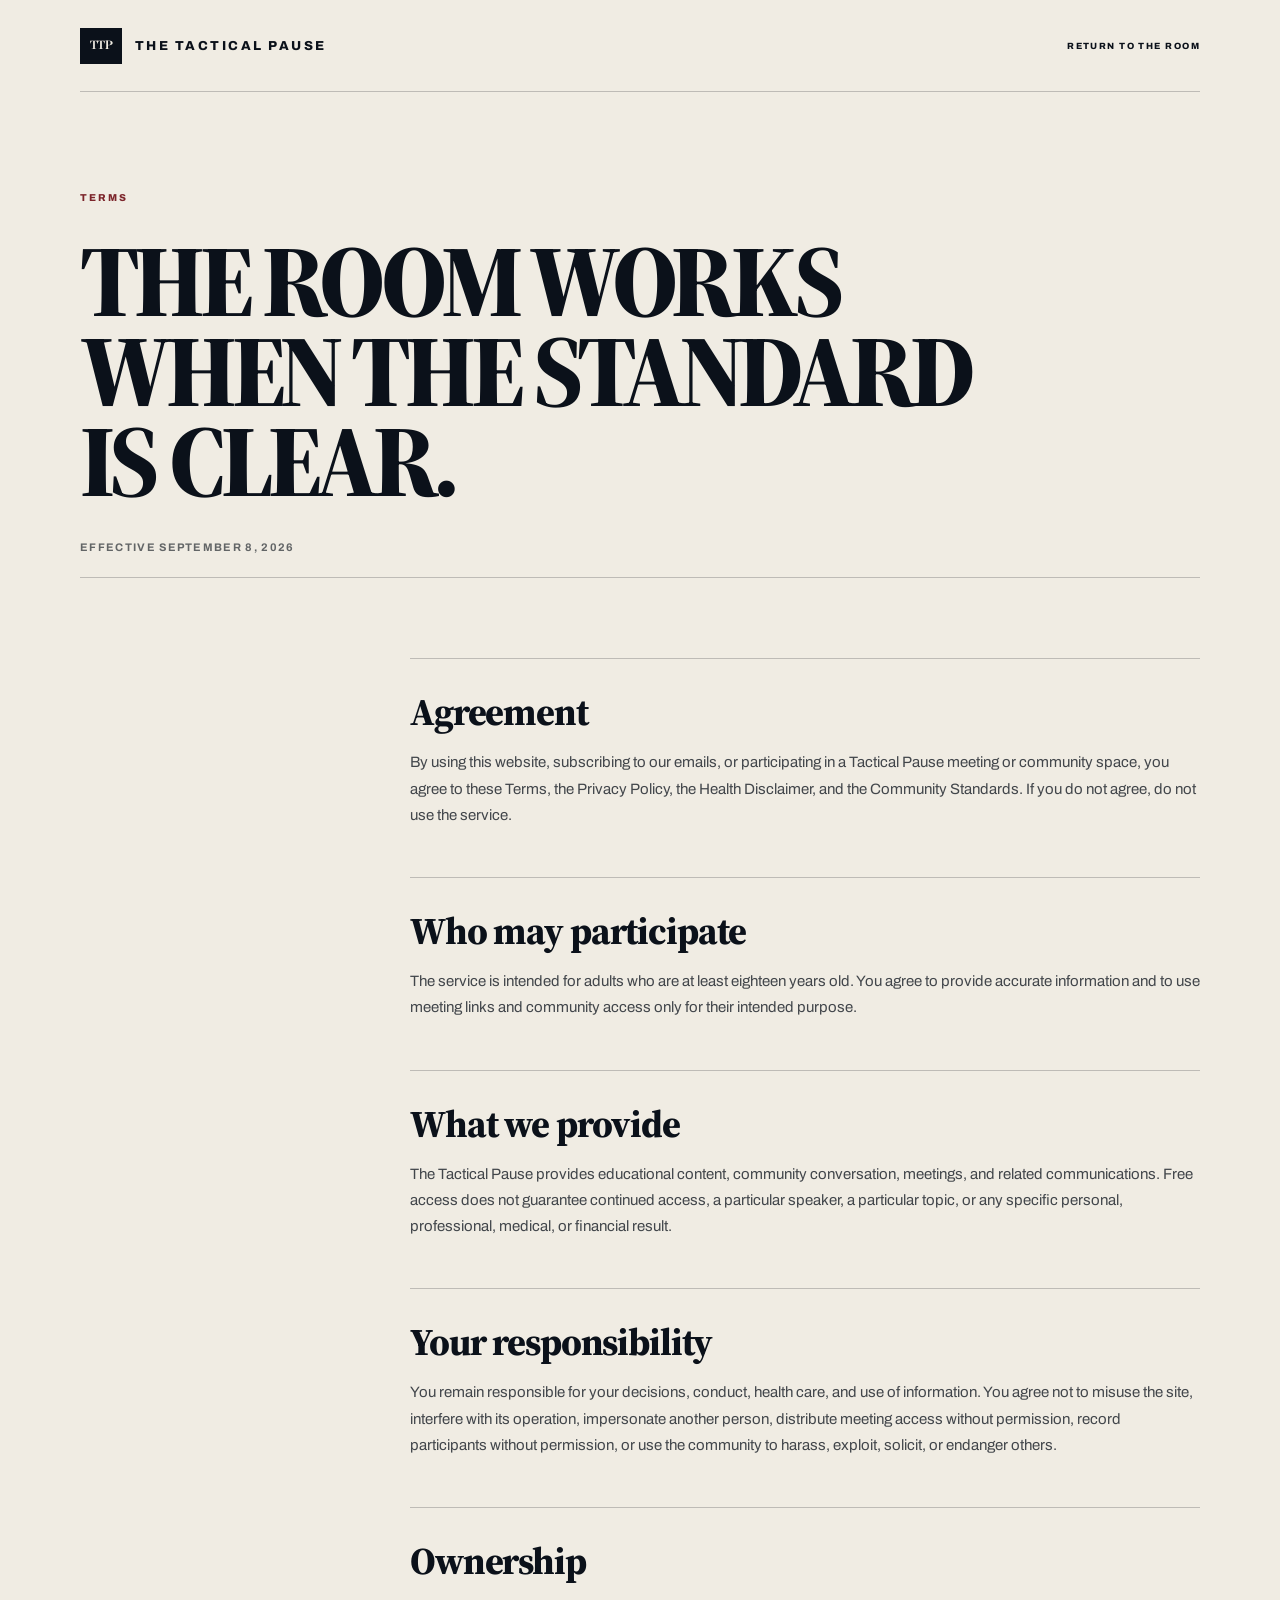
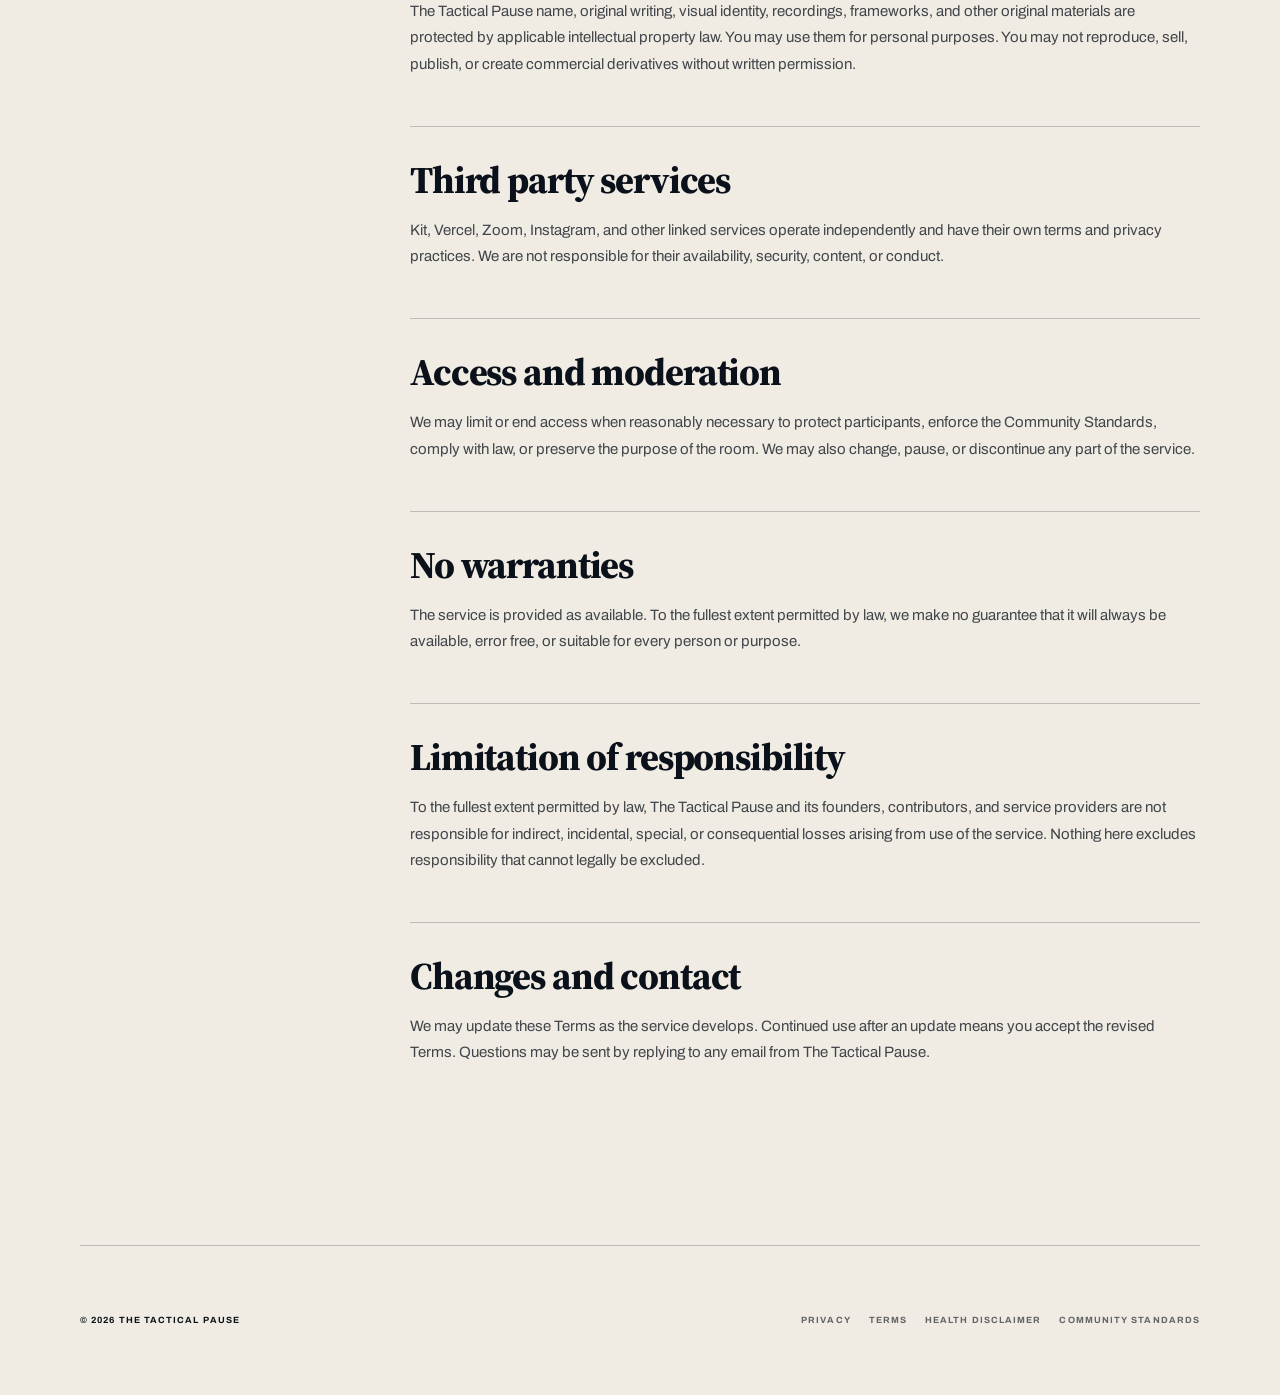
<file: terms.html>
<!doctype html>
<html lang="en">
<head>
  <meta charset="utf-8" />
  <meta name="viewport" content="width=device-width, initial-scale=1" />
  <title>Terms of Use | The Tactical Pause</title>
  <meta name="description" content="Terms for using The Tactical Pause website and participating in its community." />
  <link rel="preconnect" href="https://fonts.googleapis.com" />
  <link rel="preconnect" href="https://fonts.gstatic.com" crossorigin />
  <link href="https://fonts.googleapis.com/css2?family=Archivo:wdth,wght@75..125,100..900&amp;family=Libre+Bodoni:wght@400;500;600;700&amp;family=Source+Serif+4:opsz,wght@8..60,600..900&amp;display=swap" rel="stylesheet" />
  <link rel="stylesheet" href="legal.css" />
</head>
<body>
  <header class="legal-nav shell"><a class="brand" href="index.html"><span class="brand-mark">TTP</span><span>The Tactical Pause</span></a><a class="back" href="index.html">Return to the room</a></header>
  <main class="legal-page shell">
    <p class="legal-kicker">Terms</p>
    <h1>THE ROOM WORKS WHEN THE STANDARD IS CLEAR.</h1>
    <p class="effective">Effective September 8, 2026</p>
    <div class="legal-copy">
      <section><h2>Agreement</h2><p>By using this website, subscribing to our emails, or participating in a Tactical Pause meeting or community space, you agree to these Terms, the Privacy Policy, the Health Disclaimer, and the Community Standards. If you do not agree, do not use the service.</p></section>
      <section><h2>Who may participate</h2><p>The service is intended for adults who are at least eighteen years old. You agree to provide accurate information and to use meeting links and community access only for their intended purpose.</p></section>
      <section><h2>What we provide</h2><p>The Tactical Pause provides educational content, community conversation, meetings, and related communications. Free access does not guarantee continued access, a particular speaker, a particular topic, or any specific personal, professional, medical, or financial result.</p></section>
      <section><h2>Your responsibility</h2><p>You remain responsible for your decisions, conduct, health care, and use of information. You agree not to misuse the site, interfere with its operation, impersonate another person, distribute meeting access without permission, record participants without permission, or use the community to harass, exploit, solicit, or endanger others.</p></section>
      <section><h2>Ownership</h2><p>The Tactical Pause name, original writing, visual identity, recordings, frameworks, and other original materials are protected by applicable intellectual property law. You may use them for personal purposes. You may not reproduce, sell, publish, or create commercial derivatives without written permission.</p></section>
      <section><h2>Third party services</h2><p>Kit, Vercel, Zoom, Instagram, and other linked services operate independently and have their own terms and privacy practices. We are not responsible for their availability, security, content, or conduct.</p></section>
      <section><h2>Access and moderation</h2><p>We may limit or end access when reasonably necessary to protect participants, enforce the Community Standards, comply with law, or preserve the purpose of the room. We may also change, pause, or discontinue any part of the service.</p></section>
      <section><h2>No warranties</h2><p>The service is provided as available. To the fullest extent permitted by law, we make no guarantee that it will always be available, error free, or suitable for every person or purpose.</p></section>
      <section><h2>Limitation of responsibility</h2><p>To the fullest extent permitted by law, The Tactical Pause and its founders, contributors, and service providers are not responsible for indirect, incidental, special, or consequential losses arising from use of the service. Nothing here excludes responsibility that cannot legally be excluded.</p></section>
      <section><h2>Changes and contact</h2><p>We may update these Terms as the service develops. Continued use after an update means you accept the revised Terms. Questions may be sent by replying to any email from The Tactical Pause.</p></section>
    </div>
  </main>
  <footer class="legal-footer shell"><span>© 2026 The Tactical Pause</span><nav aria-label="Legal information"><a href="privacy.html">Privacy</a><a href="terms.html">Terms</a><a href="health.html">Health Disclaimer</a><a href="community.html">Community Standards</a></nav></footer>
</body>
</html>
</file>
<file: styles.css>
:root{--ink:#11110f;--paper:#e9e5dc;--muted:#a7a298;--burn:#c95f32;--line:rgba(17,17,15,.18)}*{box-sizing:border-box}html{scroll-behavior:smooth}body{margin:0;background:var(--paper);color:var(--ink);font-family:Arial,Helvetica,sans-serif}a{color:inherit;text-decoration:none}.shell{width:min(1420px,calc(100% - 64px));margin:0 auto}.nav{height:92px;display:flex;align-items:center;justify-content:space-between;border-bottom:1px solid var(--line);position:relative;z-index:10}.brand{display:flex;gap:13px;align-items:center;text-transform:uppercase;font-weight:800;font-size:13px;letter-spacing:.14em}.brand-mark{width:36px;height:36px;display:grid;place-items:center;border:1px solid currentColor;font-size:11px;letter-spacing:-.03em}nav{display:flex;gap:34px;font-size:12px;text-transform:uppercase;letter-spacing:.12em}nav a{opacity:.62;transition:opacity .2s}nav a:hover{opacity:1}.nav-cta{border-bottom:1px solid;padding:9px 0;text-transform:uppercase;font-size:11px;font-weight:800;letter-spacing:.13em}.hero{min-height:calc(100vh - 92px);display:flex;flex-direction:column;justify-content:center;position:relative;overflow:hidden;padding:70px 0 54px}.eyebrow,.section-label{text-transform:uppercase;letter-spacing:.18em;font-size:11px;font-weight:800;display:flex;align-items:center;gap:12px}.eyebrow span{display:block;width:28px;height:2px;background:var(--burn)}h1{font-family:Georgia,'Times New Roman',serif;font-size:clamp(58px,8.4vw,136px);line-height:.85;letter-spacing:-.065em;font-weight:500;margin:52px 0 34px;max-width:1300px}h1 em,.join h2 em{color:var(--burn);font-weight:500}.hero-bottom{display:flex;justify-content:space-between;align-items:end;border-top:1px solid var(--line);padding-top:24px}.hero-bottom p{max-width:620px;font-family:Georgia,serif;font-size:clamp(18px,1.55vw,24px);line-height:1.45;margin:0}.circle-link{width:102px;height:102px;border:1px solid var(--ink);border-radius:50%;display:flex;flex-direction:column;justify-content:center;align-items:center;gap:8px;text-transform:uppercase;font-size:9px;letter-spacing:.14em;transition:.25s}.circle-link b{font-size:20px}.circle-link:hover{background:var(--ink);color:var(--paper);transform:rotate(-6deg)}.signal{display:flex;align-items:end;gap:6px;position:absolute;right:18%;top:12%;height:88px;opacity:.12;transform:rotate(90deg)}.signal i{width:3px;background:var(--ink);animation:pulse 1.5s ease-in-out infinite alternate}.signal i:nth-child(1),.signal i:nth-child(12){height:10px}.signal i:nth-child(2),.signal i:nth-child(11){height:24px}.signal i:nth-child(3),.signal i:nth-child(10){height:48px}.signal i:nth-child(4),.signal i:nth-child(9){height:70px}.signal i:nth-child(5),.signal i:nth-child(8){height:35px}.signal i:nth-child(6),.signal i:nth-child(7){height:84px}.signal i:nth-child(odd){animation-delay:.25s}@keyframes pulse{to{transform:scaleY(.55)}}.section{padding-top:150px;padding-bottom:150px}.manifesto{display:grid;grid-template-columns:1fr 3fr;gap:50px;border-top:1px solid var(--line)}.manifesto-copy .lead{font-family:Georgia,serif;font-size:clamp(34px,4vw,64px);line-height:1.05;letter-spacing:-.035em;margin:0 0 70px;max-width:1050px}.columns{display:grid;grid-template-columns:1fr 1fr;gap:70px;max-width:920px;margin-left:auto}.columns p{font-size:17px;line-height:1.7;margin:0}.standard{background:var(--ink);color:var(--paper)}.section-label.light{color:var(--muted)}.standard h2,.conversation h2,.join h2{font-family:Georgia,serif;font-size:clamp(52px,7vw,108px);line-height:.86;letter-spacing:-.055em;font-weight:500;margin:55px 0 100px}.standard h2 span{color:var(--muted)}.principles{display:grid;grid-template-columns:repeat(4,1fr);border-top:1px solid rgba(233,229,220,.2)}.principles article{padding:34px 30px 15px 0;border-right:1px solid rgba(233,229,220,.2);min-height:270px}.principles article:not(:first-child){padding-left:30px}.principles article:last-child{border-right:0}.principles span{color:var(--burn);font-size:11px;letter-spacing:.15em}.principles h3{font-family:Georgia,serif;font-size:25px;font-weight:500;margin:42px 0 18px}.principles p{color:var(--muted);font-size:14px;line-height:1.6}.conversation{border-bottom:1px solid var(--line)}.conversation-grid{display:grid;grid-template-columns:1fr 1fr;gap:100px}.conversation h2{margin:50px 0 40px}.conversation-grid>div p{max-width:600px;font-size:17px;line-height:1.7}.conversation ul{margin:42px 0 0;padding:0;list-style:none}.conversation li{display:flex;justify-content:space-between;align-items:center;border-top:1px solid var(--line);padding:26px 0;font-family:Georgia,serif;font-size:22px}.conversation li:last-child{border-bottom:1px solid var(--line)}.conversation li span{color:var(--burn)}.quote-band{overflow:hidden;background:var(--burn);color:var(--ink);padding:22px 0}.marquee{display:flex;width:max-content;animation:marquee 24s linear infinite;font-weight:900;letter-spacing:.07em;font-size:15px}@keyframes marquee{to{transform:translateX(-50%)}}.join{padding-top:100px;padding-bottom:100px}.join-card{background:#1c1c19;color:var(--paper);padding:clamp(44px,7vw,100px);position:relative;overflow:hidden}.join-card:after{content:"";position:absolute;width:500px;height:500px;border:1px solid rgba(233,229,220,.1);border-radius:50%;right:-100px;top:-220px;box-shadow:0 0 0 80px rgba(233,229,220,.025),0 0 0 160px rgba(233,229,220,.02)}.join h2{margin:60px 0 45px;position:relative;z-index:1}.join p{max-width:670px;color:var(--muted);font-size:18px;line-height:1.65;position:relative;z-index:1}.actions{display:flex;gap:16px;margin-top:48px;position:relative;z-index:1;flex-wrap:wrap}.primary,.secondary{padding:19px 24px;text-transform:uppercase;font-size:11px;font-weight:800;letter-spacing:.12em}.primary{background:var(--burn);color:var(--ink);display:flex;gap:38px}.secondary{border:1px solid rgba(233,229,220,.35)}.footer{min-height:170px;display:flex;justify-content:space-between;align-items:center;border-top:1px solid var(--line);font-size:11px;text-transform:uppercase;letter-spacing:.12em}.footer p{opacity:.55}@media(max-width:900px){.shell{width:min(100% - 36px,1420px)}nav{display:none}.nav-cta{font-size:9px}.hero{min-height:auto;padding-top:100px}h1{font-size:clamp(48px,14vw,92px);line-height:.89;margin-top:38px}.hero-bottom{align-items:flex-start;gap:25px}.circle-link{width:76px;height:76px;flex:0 0 auto}.manifesto{grid-template-columns:1fr}.columns,.conversation-grid{grid-template-columns:1fr;gap:45px}.principles{grid-template-columns:1fr 1fr}.principles article:nth-child(2){border-right:0}.section{padding-top:100px;padding-bottom:100px}.footer{flex-direction:column;justify-content:center;gap:18px;align-items:flex-start;padding:45px 0}}@media(max-width:560px){.nav{height:76px}.brand>span:last-child{display:none}.hero{padding-top:78px}.hero-bottom{flex-direction:column}.circle-link{align-self:flex-end}.manifesto-copy .lead{font-size:34px}.columns{gap:30px}.standard h2,.conversation h2,.join h2{font-size:50px}.principles{grid-template-columns:1fr}.principles article,.principles article:not(:first-child){border-right:0;border-bottom:1px solid rgba(233,229,220,.2);padding:28px 0;min-height:0}.principles h3{margin:24px 0 12px}.conversation li{font-size:18px}.join{width:100%}.join-card{padding:60px 24px}}@media(prefers-reduced-motion:reduce){*{scroll-behavior:auto!important;animation-duration:.01ms!important;animation-iteration-count:1!important}}
</file>
<file: redesign.css>
:root {
  --paper: #f0ece3;
  --ink: #0b111a;
  --burn: #7c252b;
  --acid: #b79a61;
  --navy: #0b111a;
  --ivory: #f0ece3;
  --brass: #b79a61;
}

body { font-family: "Archivo", Arial, sans-serif; }
h1, h2, h3, .manifesto-copy .lead, .hero-bottom p, .story-lead, blockquote { font-family: "Libre Bodoni", Didot, serif; }

.nav-cta {
  display: flex;
  align-items: center;
  gap: 18px;
  border: 1px solid var(--ink);
  padding: 12px 15px;
  transition: background .2s, color .2s;
}

.nav-cta b { font-size: 15px; }
.nav-cta:hover { background: var(--ink); color: var(--paper); }

.hero {
  min-height: calc(100vh - 92px);
  justify-content: flex-end;
  padding: 40px 0 54px;
  background-image: repeating-linear-gradient(90deg, transparent 0, transparent calc(25% - 1px), rgba(11,17,26,.045) 25%);
}

.hero-meta {
  position: absolute;
  inset: 40px 0 auto;
  display: flex;
  justify-content: space-between;
  padding: 14px 0;
  border-top: 2px solid var(--ink);
  border-bottom: 1px solid var(--ink);
  font-size: 9px;
  font-weight: 700;
  line-height: 1.5;
  text-transform: uppercase;
  letter-spacing: .17em;
}

.hero-meta p { margin: 0; }
.hero-meta p:first-child { display: flex; gap: 28px; }
.hero-meta p:last-child { text-align: right; color: rgba(17,17,15,.55); }

.hero h1 {
  max-width: 1350px;
  margin: 42px 0 34px;
  font-size: clamp(55px, 7.7vw, 124px);
  font-weight: 700;
  line-height: .82;
  letter-spacing: -.065em;
  position: relative;
  z-index: 1;
}

.hero h1 em { display: inline-block; margin-left: 8.5vw; color: var(--burn); font-weight: 700; }
.hero-bottom { position: relative; z-index: 1; }
.hero-bottom p { max-width: 710px; }

.hero-actions { display: flex; align-items: center; gap: 32px; }
.text-link {
  padding-bottom: 8px;
  border-bottom: 1px solid;
  font-size: 9px;
  font-weight: 800;
  letter-spacing: .16em;
  text-transform: uppercase;
}
.text-link span { margin-left: 20px; color: var(--burn); }

.pause-mark {
  position: absolute;
  right: 4%;
  top: 12%;
  display: flex;
  gap: 18px;
  opacity: .09;
  transform: rotate(8deg);
}
.pause-mark i {
  display: block;
  width: 5.5vw;
  height: 28vw;
  max-height: 430px;
  background: var(--burn);
}

@media (max-width: 900px) {
  .hero { min-height: calc(100svh - 92px); padding-top: 130px; }
}

@media (max-width: 560px) {
  .brand > span:last-child { display: inline; font-size: 9px; letter-spacing: .13em; }
  .brand { gap: 9px; }
  .brand-mark { width: 38px; height: 38px; flex: 0 0 auto; }
  .nav-cta span { display: none; }
  .nav-cta { padding: 9px 12px; }
  .hero { padding-top: 132px; }
  .hero-meta { top: 26px; }
  .hero-meta p:first-child span:last-child { display: none; }
  .hero h1 em { margin-left: 0; }
  .hero-actions { width: 100%; justify-content: space-between; }
}

.proof-strip { border-top: 1px solid var(--line); border-bottom: 1px solid var(--line); }
.proof-grid { display: grid; grid-template-columns: repeat(3, 1fr); }
.proof-grid p { min-height: 190px; margin: 0; padding: 34px 48px 34px 0; font-family: Georgia, serif; font-size: 19px; line-height: 1.45; }
.proof-grid p + p { padding-left: 48px; border-left: 1px solid var(--line); }
.proof-grid span { display: block; margin-bottom: 35px; font-family: Arial, sans-serif; color: var(--burn); font-size: 9px; font-weight: 800; letter-spacing: .17em; text-transform: uppercase; }

.story { display: grid; grid-template-columns: 1.1fr .9fr; gap: 9vw; }
.story h2 { margin: 55px 0 0; font-family: Georgia, serif; font-size: clamp(54px, 6.4vw, 100px); font-weight: 500; line-height: .88; letter-spacing: -.055em; }
.story h2 em { color: var(--burn); font-weight: 500; }
.story-body { padding-top: 66px; }
.story-lead { margin: 0 0 80px; font-family: Georgia, serif; font-size: clamp(25px, 2.3vw, 36px); line-height: 1.25; letter-spacing: -.02em; }
.founder-ledger { display: grid; grid-template-columns: 1fr 1fr; margin: 0 0 60px; border-top: 2px solid var(--navy); border-bottom: 1px solid var(--line); }
.founder-ledger article { padding: 28px 34px 32px 0; }
.founder-ledger article + article { padding-left: 34px; border-left: 1px solid var(--line); }
.founder-ledger span { display: block; margin-bottom: 28px; color: var(--burn); font-family: "Archivo", Arial, sans-serif; font-size: 9px; font-weight: 750; letter-spacing: .16em; text-transform: uppercase; }
.founder-ledger p { margin: 0; font-family: "Archivo", Arial, sans-serif; font-size: 14px; line-height: 1.7; }
.story-note { display: grid; grid-template-columns: 130px 1fr; gap: 24px; padding: 28px 0; border-top: 1px solid var(--line); border-bottom: 1px solid var(--line); }
.story-note span { font-size: 9px; font-weight: 800; letter-spacing: .15em; text-transform: uppercase; }
.story-note p { margin: 0; font-size: 15px; line-height: 1.65; }
.story blockquote { margin: 70px 0 0; padding-left: 28px; border-left: 3px solid var(--burn); font-family: Georgia, serif; font-size: 22px; font-style: italic; line-height: 1.45; }

.conversation li { gap: 18px; }
.conversation li small { width: 24px; color: var(--burn); font-family: Arial, sans-serif; font-size: 9px; letter-spacing: .1em; }
.conversation li span { margin-left: auto; }
.aside-copy { margin-top: 65px; padding-top: 25px; border-top: 1px solid var(--line); font-family: Georgia, serif; font-style: italic; }

.field-notes { background: #d8de88; }
.notes-head { display: flex; justify-content: space-between; align-items: flex-start; margin-bottom: 75px; }
.notes-head p { margin: 0; font-family: Georgia, serif; font-size: 20px; }
.notes-grid { display: grid; grid-template-columns: repeat(3, 1fr); border-top: 1px solid rgba(17,17,15,.35); }
.notes-grid article { min-height: 430px; padding: 30px 42px 30px 0; border-right: 1px solid rgba(17,17,15,.35); display: flex; flex-direction: column; }
.notes-grid article + article { padding-left: 42px; }
.notes-grid article:last-child { border-right: 0; }
.notes-grid span { font-size: 9px; font-weight: 800; letter-spacing: .15em; text-transform: uppercase; }
.notes-grid h3 { margin: 64px 0 25px; font-family: Georgia, serif; font-size: clamp(26px, 2.25vw, 35px); font-weight: 500; line-height: 1.08; letter-spacing: -.025em; }
.notes-grid p { margin: auto 0 0; max-width: 350px; font-size: 14px; line-height: 1.65; }

.join-kicker { display: flex; justify-content: space-between; align-items: center; position: relative; z-index: 1; }
.join-kicker > span { color: var(--muted); font-family: Georgia, serif; font-size: 14px; font-style: italic; }
.join-card { background: #171815; }
.join-card:before { content: "TTP"; position: absolute; right: -2%; bottom: -8%; color: rgba(233,229,220,.025); font-family: "Libre Bodoni", Didot, serif; font-size: 25vw; font-weight: 700; line-height: .8; }

@media (max-width: 900px) {
  .proof-grid, .notes-grid { grid-template-columns: 1fr; }
  .proof-grid p { min-height: 0; padding: 30px 0; }
  .proof-grid p + p { padding-left: 0; border-left: 0; border-top: 1px solid var(--line); }
  .proof-grid span { margin-bottom: 14px; }
  .story { grid-template-columns: 1fr; gap: 50px; }
  .story-body { padding-top: 0; }
  .founder-ledger { grid-template-columns: 1fr; }
  .founder-ledger article, .founder-ledger article + article { padding: 26px 0 30px; border-left: 0; }
  .founder-ledger article + article { border-top: 1px solid var(--line); }
  .notes-grid article, .notes-grid article + article { min-height: 0; padding: 30px 0 40px; border-right: 0; border-bottom: 1px solid rgba(17,17,15,.35); }
  .notes-grid h3 { margin-top: 36px; }
  .notes-grid p { margin-top: 35px; }
}

@media (max-width: 560px) {
  .hero-actions .text-link { display: none; }
  .story h2 { font-size: 48px; }
  .story-lead { margin-bottom: 50px; }
  .story-note { grid-template-columns: 1fr; }
  .notes-head { display: block; }
  .notes-head p { margin-top: 25px; }
  .join-kicker > span { display: none; }
}

/* The private-house typography and finish */
.brand { font-family: "Archivo", Arial, sans-serif; font-weight: 800; letter-spacing: .19em; }
.brand-mark { width: 42px; border: 0; background: var(--ink); color: var(--paper); font-family: "Libre Bodoni", Didot, serif; font-size: 11px; font-weight: 700; letter-spacing: -.04em; }
.nav { border-bottom-color: rgba(11,17,26,.35); }
.nav a { font-weight: 650; }
.nav-cta { border-bottom: 1px solid var(--ink); }

.eyebrow, .section-label { font-family: "Archivo", Arial, sans-serif; font-weight: 750; letter-spacing: .21em; }
.eyebrow span { background: var(--burn); }
.hero-bottom p { font-weight: 540; letter-spacing: -.018em; }
.circle-link { background: var(--ink); color: var(--paper); border-color: var(--ink); font-family: "Archivo", Arial, sans-serif; font-weight: 700; }
.circle-link:hover { background: var(--burn); border-color: var(--burn); }

.manifesto-copy .lead { font-weight: 600; line-height: 1.03; }
.columns p, .story-note p, .conversation-grid > div p, .join p { font-family: "Archivo", Arial, sans-serif; font-weight: 430; }
.proof-grid p { font-family: "Libre Bodoni", Didot, serif; font-weight: 600; line-height: 1.25; }

.story h2, .standard h2, .conversation h2, .join h2 {
  font-family: "Libre Bodoni", Didot, serif;
  font-weight: 700;
  letter-spacing: -.062em;
}
.story h2 em, .join h2 em { font-weight: 700; }
.story-lead { font-weight: 600; }
.story blockquote { font-family: "Libre Bodoni", Didot, serif; font-weight: 500; }

.standard { background: var(--navy); }
.standard h2 span { color: var(--brass); }
.principles span { color: var(--brass); }
.principles h3 { font-family: "Libre Bodoni", Didot, serif; font-size: 29px; font-weight: 600; letter-spacing: -.025em; }
.principles p { font-family: "Archivo", Arial, sans-serif; }

.conversation li { font-family: "Libre Bodoni", Didot, serif; font-size: 24px; font-weight: 600; }
.conversation li span, .conversation li small { color: var(--burn); }

.membership { background: var(--navy); color: var(--ivory); }
.membership-head { display: grid; grid-template-columns: 1fr 3fr; gap: 50px; align-items: start; }
.membership-head h2 { grid-column: 2; margin: 52px 0 0; max-width: 1120px; font-family: "Archivo", Arial, sans-serif; font-size: clamp(54px, 6.6vw, 106px); font-stretch: condensed; font-variation-settings: "wdth" 82; font-weight: 790; line-height: .84; letter-spacing: -.06em; }
.membership-head h2 span { color: var(--brass); }
.membership-head > p { grid-column: 2; margin: 30px 0 90px; max-width: 480px; color: var(--muted); font-size: 15px; line-height: 1.6; }
.membership-grid { display: grid; grid-template-columns: 1fr 1fr; border-top: 1px solid rgba(240,236,227,.28); }
.membership-grid article { position: relative; min-height: 470px; padding: 38px 58px 48px 0; }
.membership-grid article + article { padding-left: 58px; border-left: 1px solid rgba(240,236,227,.28); }
.membership-number { position: absolute; right: 28px; top: 28px; color: rgba(240,236,227,.08); font-family: "Archivo", Arial, sans-serif; font-size: 110px; font-weight: 850; line-height: 1; }
.membership-type { color: var(--brass); font-size: 9px; font-weight: 800; letter-spacing: .18em; text-transform: uppercase; }
.membership-grid h3 { position: relative; margin: 82px 0 35px; max-width: 590px; font-family: "Archivo", Arial, sans-serif; font-size: clamp(32px, 3.2vw, 48px); font-stretch: condensed; font-variation-settings: "wdth" 84; font-weight: 760; line-height: .98; letter-spacing: -.045em; }
.membership-grid p { position: relative; max-width: 560px; color: var(--muted); font-size: 15px; line-height: 1.75; }
.access-rail { display: grid; grid-template-columns: 1fr 1fr; border-top: 1px solid rgba(240,236,227,.28); border-bottom: 1px solid rgba(240,236,227,.28); }
.access-rail p { margin: 0; padding: 28px 45px 28px 0; color: var(--muted); font-size: 13px; line-height: 1.6; }
.access-rail p + p { padding-left: 45px; border-left: 1px solid rgba(240,236,227,.28); }
.access-rail span { display: block; margin-bottom: 12px; color: var(--ivory); font-size: 9px; font-weight: 800; letter-spacing: .17em; text-transform: uppercase; }

.field-notes { background: var(--ivory); color: var(--navy); border-top: 12px solid var(--burn); }
.field-notes .section-label, .notes-grid span { color: var(--burn); }
.notes-head > div { max-width: 850px; }
.notes-head h2 { margin: 46px 0 0; font-family: "Libre Bodoni", Didot, serif; font-size: clamp(58px, 7vw, 112px); font-weight: 700; line-height: .82; letter-spacing: -.065em; }
.notes-head > p { max-width: 280px; padding-top: 2px; font-family: "Archivo", Arial, sans-serif; font-size: 12px; font-weight: 700; line-height: 1.55; letter-spacing: .08em; text-transform: uppercase; }
.notes-grid { border-top: 2px solid var(--navy); }
.notes-grid { grid-template-columns: repeat(2, 1fr); }
.notes-grid article { min-height: 380px; padding: 34px 48px 48px 0; border-right-color: rgba(11,17,26,.25); }
.notes-grid article + article { padding: 34px 48px 48px; }
.notes-grid article:nth-child(odd) { padding-left: 0; }
.notes-grid article:nth-child(even) { padding-right: 0; border-right: 0; }
.notes-grid article:nth-child(n+3) { border-top: 1px solid rgba(11,17,26,.25); }
.notes-grid h3 { font-family: "Libre Bodoni", Didot, serif; font-size: clamp(29px, 2.5vw, 40px); font-weight: 600; }
.notes-grid p { color: rgba(11,17,26,.72); font-size: 15px; }

.quote-band { background: var(--brass); color: var(--navy); }
.marquee { font-family: "Archivo", Arial, sans-serif; font-weight: 850; }

.join-card { background: var(--navy); border-top: 5px solid var(--brass); }
.join-card:after { border-color: rgba(183,154,97,.25); box-shadow: 0 0 0 80px rgba(183,154,97,.035), 0 0 0 160px rgba(183,154,97,.025); }
.join h2 em { color: var(--brass); }
.primary { background: var(--brass); color: var(--navy); }
.secondary { border-color: rgba(240,236,227,.42); }
.primary, .secondary { font-family: "Archivo", Arial, sans-serif; }

@media (max-width: 900px) {
  .notes-grid article, .notes-grid article + article { border-bottom-color: rgba(11,17,26,.25); }
  .notes-grid { grid-template-columns: 1fr; }
  .notes-grid article, .notes-grid article + article, .notes-grid article:nth-child(odd), .notes-grid article:nth-child(even) { min-height: 0; padding: 30px 0 40px; border-right: 0; border-top: 0; border-bottom: 1px solid rgba(11,17,26,.25); }
  .membership-head { grid-template-columns: 1fr; }
  .membership-head h2, .membership-head > p { grid-column: 1; }
  .membership-grid, .access-rail { grid-template-columns: 1fr; }
  .membership-grid article { min-height: 0; padding: 35px 0 55px; }
  .membership-grid article + article { padding-left: 0; border-left: 0; border-top: 1px solid rgba(240,236,227,.28); }
  .access-rail p, .access-rail p + p { padding: 25px 0; border-left: 0; }
  .access-rail p + p { border-top: 1px solid rgba(240,236,227,.28); }
}

/* Sharp house typography: technical discipline with a formal finish. */
.hero h1,
.manifesto-copy .lead,
.story h2,
.story-lead,
.standard h2,
.principles h3,
.conversation h2,
.conversation li,
.notes-head h2,
.notes-grid h3,
.join h2 {
  font-family: "Archivo", Arial, sans-serif;
  font-stretch: condensed;
  font-variation-settings: "wdth" 82;
  font-style: normal;
  font-weight: 790;
  letter-spacing: -.055em;
}

.hero h1 em,
.story h2 em,
.join h2 em { font-style: normal; font-weight: 790; }
.hero-bottom p, .proof-grid p { font-family: "Archivo", Arial, sans-serif; }
.story blockquote { font-family: "Libre Bodoni", Didot, serif; }

/* Strong editorial display face: a front page, not a brochure. */
.hero h1,
.manifesto-copy .lead,
.story h2,
.story-lead,
.standard h2,
.principles h3,
.conversation h2,
.conversation li,
.membership-head h2,
.membership-grid h3,
.notes-head h2,
.notes-grid h3,
.join h2 {
  font-family: "Source Serif 4", Georgia, serif;
  font-stretch: normal;
  font-variation-settings: "opsz" 60;
  font-weight: 850;
  letter-spacing: -.052em;
}

.hero h1 { font-weight: 900; line-height: .8; }
.hero h1 em,
.story h2 em,
.join h2 em { font-weight: 900; }
.principles h3,
.conversation li,
.membership-grid h3,
.notes-grid h3 { font-weight: 750; }

/* Give the display typography a little more air without losing its authority. */
.hero h1 { line-height: .87; }

.manifesto-copy .lead { line-height: 1.09; }

.story h2,
.standard h2,
.conversation h2,
.membership-head h2,
.notes-head h2,
.join h2 { line-height: .92; }

.principles h3,
.membership-grid h3,
.notes-grid h3 { line-height: 1.08; }

/* The Wednesday Room signup */
.join-card { overflow: hidden; }
.join-layout { display: grid; grid-template-columns: minmax(0, 1.65fr) minmax(310px, .75fr); gap: clamp(55px, 7vw, 110px); align-items: end; position: relative; z-index: 1; }
.join-copy h2 { margin-bottom: 36px; }
.join-copy > p { max-width: 660px; }
.room-schedule { display: grid; grid-template-columns: repeat(4, 1fr); margin: 48px 0 30px; border-top: 1px solid rgba(240,236,227,.3); border-bottom: 1px solid rgba(240,236,227,.3); }
.room-schedule > span { padding: 22px 16px 22px 0; color: var(--ivory); font-family: "Source Serif 4", Georgia, serif; font-size: 17px; font-weight: 750; line-height: 1.15; }
.room-schedule > span + span { padding-left: 16px; border-left: 1px solid rgba(240,236,227,.3); }
.room-schedule small { display: block; margin-bottom: 10px; color: var(--brass); font-family: "Archivo", Arial, sans-serif; font-size: 8px; font-weight: 800; letter-spacing: .16em; text-transform: uppercase; }
.social-build { display: grid; gap: 12px; max-width: 560px; }
.social-build > span { margin-bottom: 2px; color: var(--brass); font-family: "Archivo", Arial, sans-serif; font-size: 9px; font-weight: 850; letter-spacing: .17em; text-transform: uppercase; }
.social-build .secondary { display: flex; justify-content: space-between; align-items: center; gap: 24px; border-color: rgba(240,236,227,.35); transition: border-color .2s, background .2s; }
.social-build .secondary:hover { border-color: var(--brass); background: rgba(184,144,77,.08); }
.social-build small { color: rgba(240,236,227,.58); font-size: 8px; font-weight: 750; letter-spacing: .11em; }
.join-form { padding: 34px; background: var(--ivory); color: var(--navy); border-top: 4px solid var(--brass); box-shadow: 0 25px 70px rgba(0,0,0,.26); }
.join-form .form-kicker { color: var(--burn); font-family: "Archivo", Arial, sans-serif; font-size: 9px; font-weight: 800; letter-spacing: .17em; text-transform: uppercase; }
.join-form h3 { margin: 22px 0 14px; font-family: "Source Serif 4", Georgia, serif; font-size: clamp(33px, 3vw, 48px); font-weight: 850; line-height: .94; letter-spacing: -.05em; }
.join-form > p { margin: 0 0 26px; color: rgba(11,17,26,.7); font-size: 13px; line-height: 1.6; }
.join-form .form-note { display: block; margin-top: 18px; color: rgba(11,17,26,.55); font-family: "Archivo", Arial, sans-serif; font-size: 8px; font-weight: 750; letter-spacing: .13em; text-transform: uppercase; }

.join-form .formkit-form[data-uid="426ade61da"] { max-width: none !important; margin: 0 !important; background: transparent !important; border: 0 !important; }
.join-form .formkit-form[data-uid="426ade61da"] [data-style="clean"] { padding: 0 !important; }
.join-form .formkit-form[data-uid="426ade61da"] .formkit-fields { display: grid !important; gap: 10px !important; }
.join-form .formkit-form[data-uid="426ade61da"] .formkit-input,
.join-form .formkit-form[data-uid="426ade61da"] .formkit-select { min-height: 52px !important; padding: 14px 15px !important; background: transparent !important; color: var(--navy) !important; border: 1px solid rgba(11,17,26,.35) !important; border-radius: 0 !important; font-family: "Archivo", Arial, sans-serif !important; font-size: 12px !important; }
.join-form .formkit-form[data-uid="426ade61da"] .formkit-input:focus,
.join-form .formkit-form[data-uid="426ade61da"] .formkit-select:focus { border-color: var(--burn) !important; box-shadow: 0 0 0 1px var(--burn) !important; }
.form-consent { display: block; margin-top: 12px; color: rgba(11,17,26,.6); font-family: "Archivo", Arial, sans-serif; font-size: 9px; line-height: 1.55; }
.footer { gap: 28px; }
.footer .legal-links { display: flex; flex-wrap: wrap; justify-content: center; gap: 12px 22px; font-size: 8px; letter-spacing: .12em; }
.footer .legal-links a { opacity: .55; }
.footer .legal-links a:hover { opacity: 1; }
.join-form .formkit-form[data-uid="426ade61da"] .formkit-submit { width: 100% !important; margin: 2px 0 0 !important; background: var(--brass) !important; color: var(--navy) !important; border-radius: 0 !important; font-family: "Archivo", Arial, sans-serif !important; font-size: 9px !important; font-weight: 850 !important; letter-spacing: .16em !important; text-transform: uppercase !important; }
.join-form .formkit-form[data-uid="426ade61da"] .formkit-submit > span { padding: 18px 22px !important; }
.join-form .formkit-form[data-uid="426ade61da"] .formkit-powered-by-convertkit-container { margin-top: 12px !important; opacity: .58; }
.join-form .formkit-form[data-uid="426ade61da"] .formkit-alert { font-family: "Archivo", Arial, sans-serif !important; font-size: 11px !important; }

@media (max-width: 900px) {
  .join-layout { grid-template-columns: 1fr; align-items: start; }
  .join-form { max-width: 620px; }
}

@media (max-width: 600px) {
  .room-schedule { grid-template-columns: 1fr 1fr; }
  .room-schedule > span:nth-child(3) { padding-left: 0; border-left: 0; border-top: 1px solid rgba(240,236,227,.3); }
  .room-schedule > span:nth-child(4) { border-top: 1px solid rgba(240,236,227,.3); }
  .join-form { padding: 26px 20px; }
  .social-build .secondary { align-items: flex-start; flex-direction: column; gap: 7px; }
  .footer .legal-links { justify-content: flex-start; }
}
</file>
<file: legal.css>
:root {
  --paper: #f0ece3;
  --ink: #0b111a;
  --burn: #7c252b;
  --brass: #b79a61;
  --line: rgba(11,17,26,.22);
}

* { box-sizing: border-box; }
html { scroll-behavior: smooth; }
body { margin: 0; background: var(--paper); color: var(--ink); font-family: "Archivo", Arial, sans-serif; }
a { color: inherit; }
.shell { width: min(1120px, calc(100% - 64px)); margin: 0 auto; }
.legal-nav { min-height: 92px; display: flex; align-items: center; justify-content: space-between; gap: 24px; border-bottom: 1px solid var(--line); }
.brand { display: flex; align-items: center; gap: 13px; color: inherit; text-decoration: none; font-size: 13px; font-weight: 800; letter-spacing: .19em; text-transform: uppercase; }
.brand-mark { width: 42px; height: 36px; display: grid; place-items: center; background: var(--ink); color: var(--paper); font-family: "Libre Bodoni", Didot, serif; font-size: 11px; font-weight: 700; letter-spacing: -.04em; }
.back { font-size: 9px; font-weight: 800; letter-spacing: .16em; text-decoration: none; text-transform: uppercase; }
.legal-page { padding: 100px 0 130px; }
.legal-kicker { margin: 0 0 32px; color: var(--burn); font-size: 10px; font-weight: 800; letter-spacing: .2em; text-transform: uppercase; }
h1 { max-width: 940px; margin: 0 0 36px; font-family: "Source Serif 4", Georgia, serif; font-size: clamp(54px, 8vw, 112px); font-weight: 850; line-height: .88; letter-spacing: -.055em; }
.effective { margin: 0 0 80px; padding-bottom: 24px; border-bottom: 1px solid var(--line); color: rgba(11,17,26,.62); font-size: 11px; font-weight: 700; letter-spacing: .12em; text-transform: uppercase; }
.legal-copy { max-width: 790px; margin-left: auto; }
.legal-copy section { padding: 34px 0; border-top: 1px solid var(--line); }
.legal-copy h2 { margin: 0 0 18px; font-family: "Source Serif 4", Georgia, serif; font-size: clamp(27px, 3vw, 38px); font-weight: 780; line-height: 1; letter-spacing: -.03em; }
.legal-copy p, .legal-copy li { color: rgba(11,17,26,.76); font-size: 15px; line-height: 1.75; }
.legal-copy ul { margin: 18px 0 0; padding-left: 20px; }
.legal-copy strong { color: var(--ink); }
.legal-footer { min-height: 150px; display: flex; align-items: center; justify-content: space-between; gap: 30px; border-top: 1px solid var(--line); font-size: 9px; font-weight: 700; letter-spacing: .12em; text-transform: uppercase; }
.legal-footer nav { display: flex; flex-wrap: wrap; gap: 18px; }
.legal-footer a { text-decoration: none; opacity: .62; }
.legal-footer a:hover { opacity: 1; }

@media (max-width: 700px) {
  .shell { width: min(100% - 36px,1120px); }
  .legal-nav { min-height: 76px; }
  .brand > span:last-child { font-size: 9px; }
  .legal-page { padding: 72px 0 90px; }
  .effective { margin-bottom: 50px; }
  .legal-footer { align-items: flex-start; flex-direction: column; justify-content: center; padding: 38px 0; }
}
</file>
